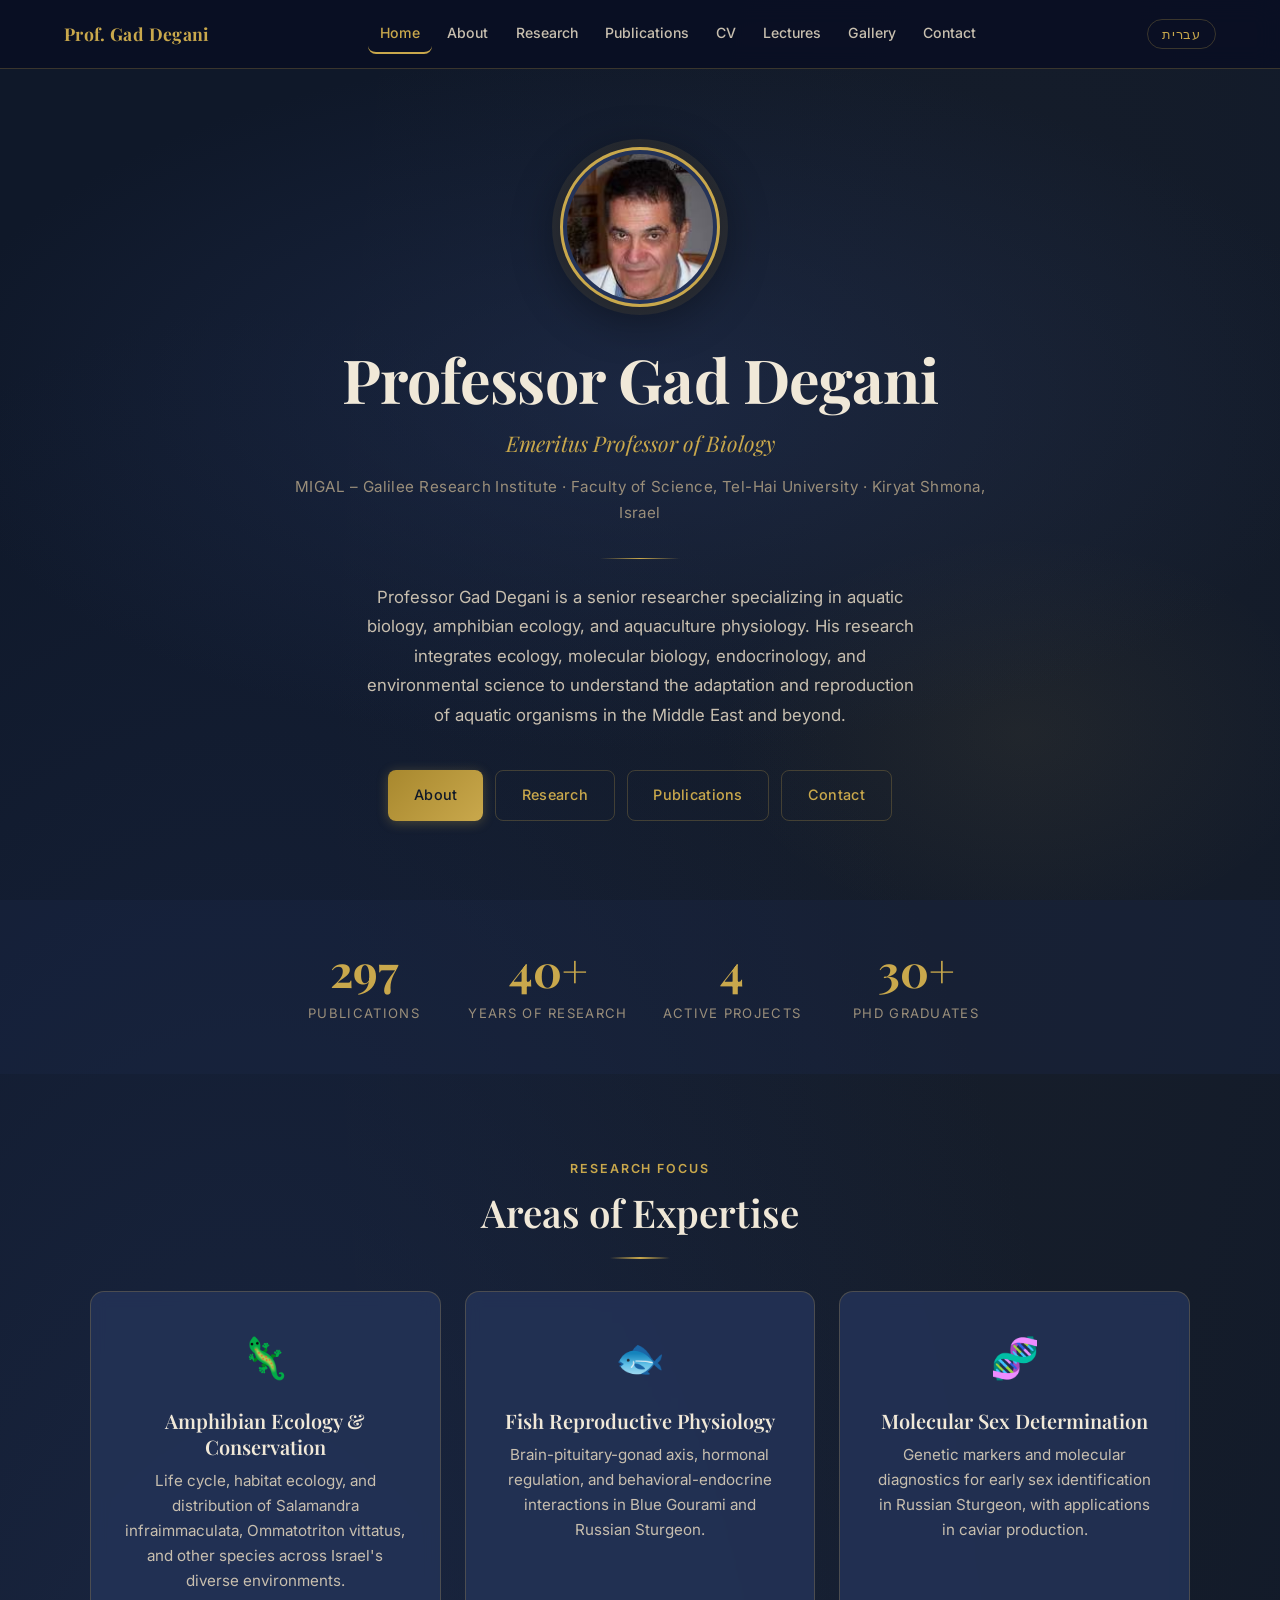
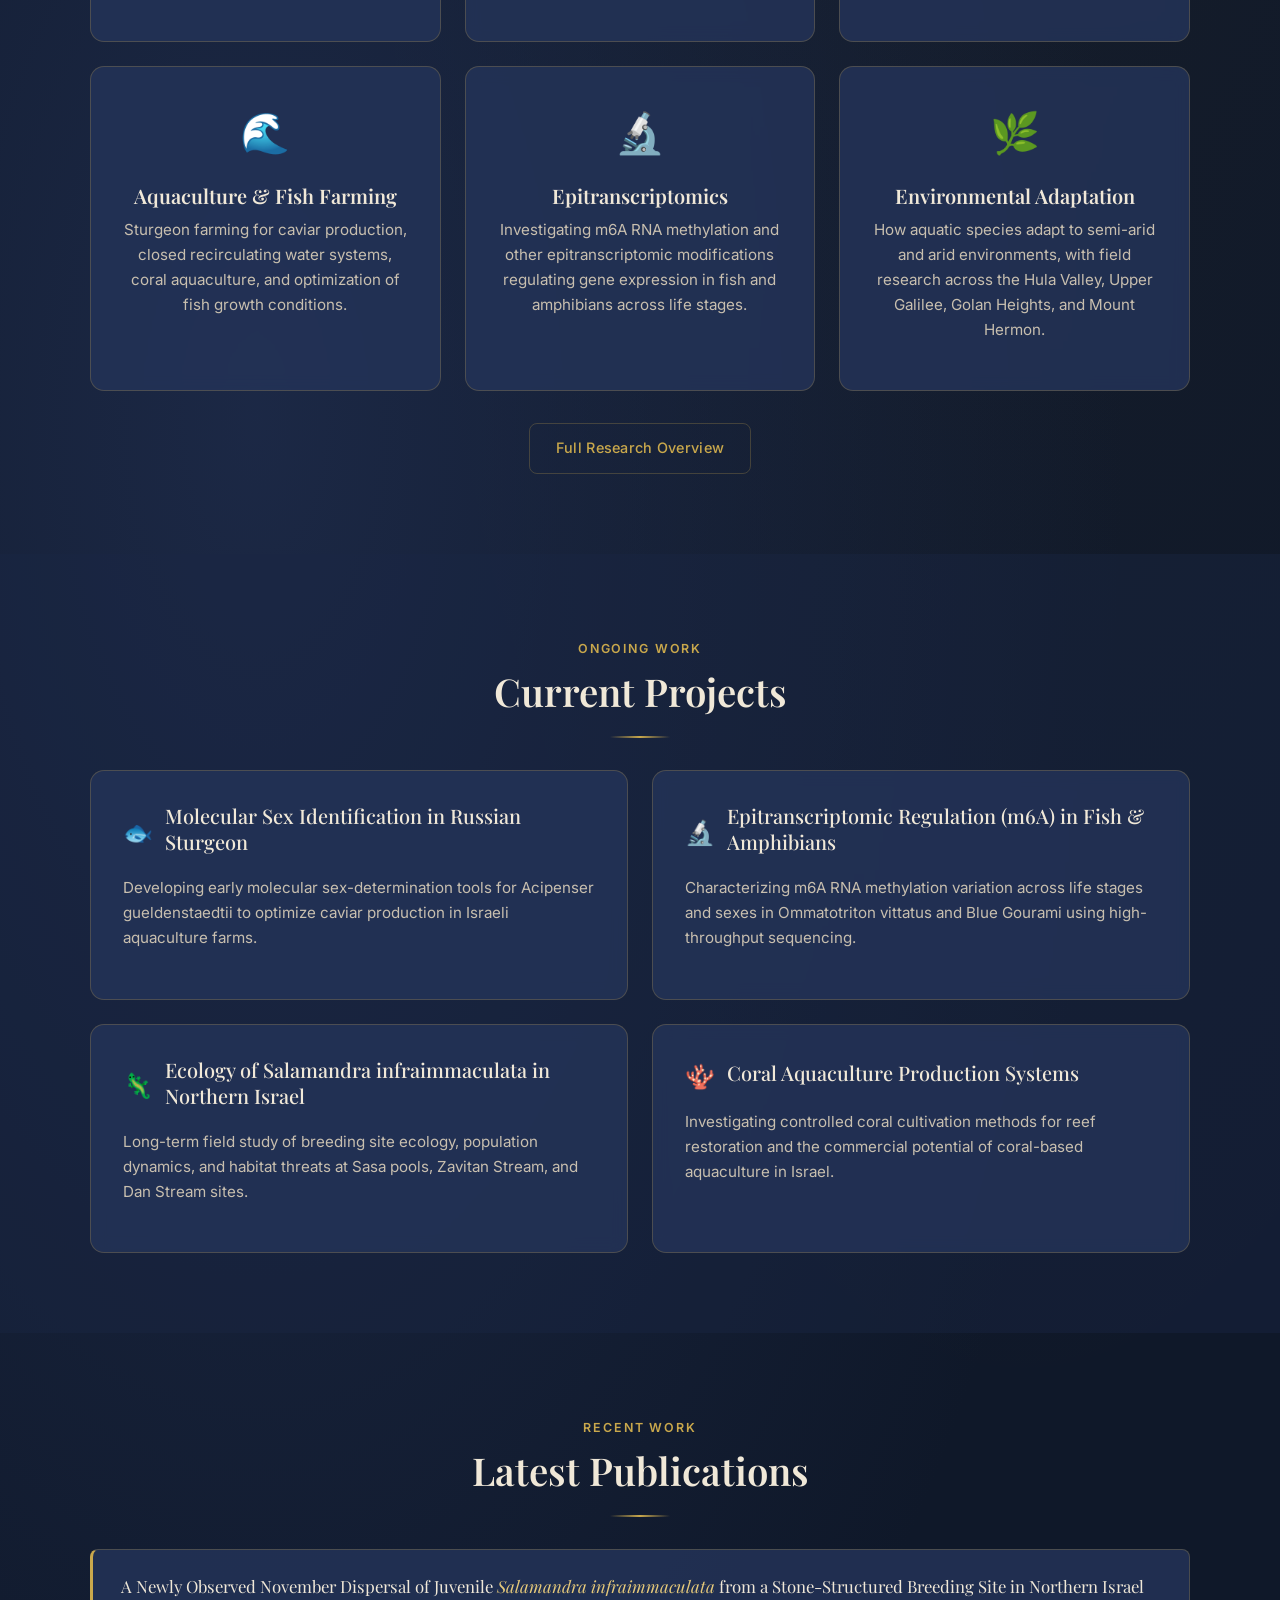
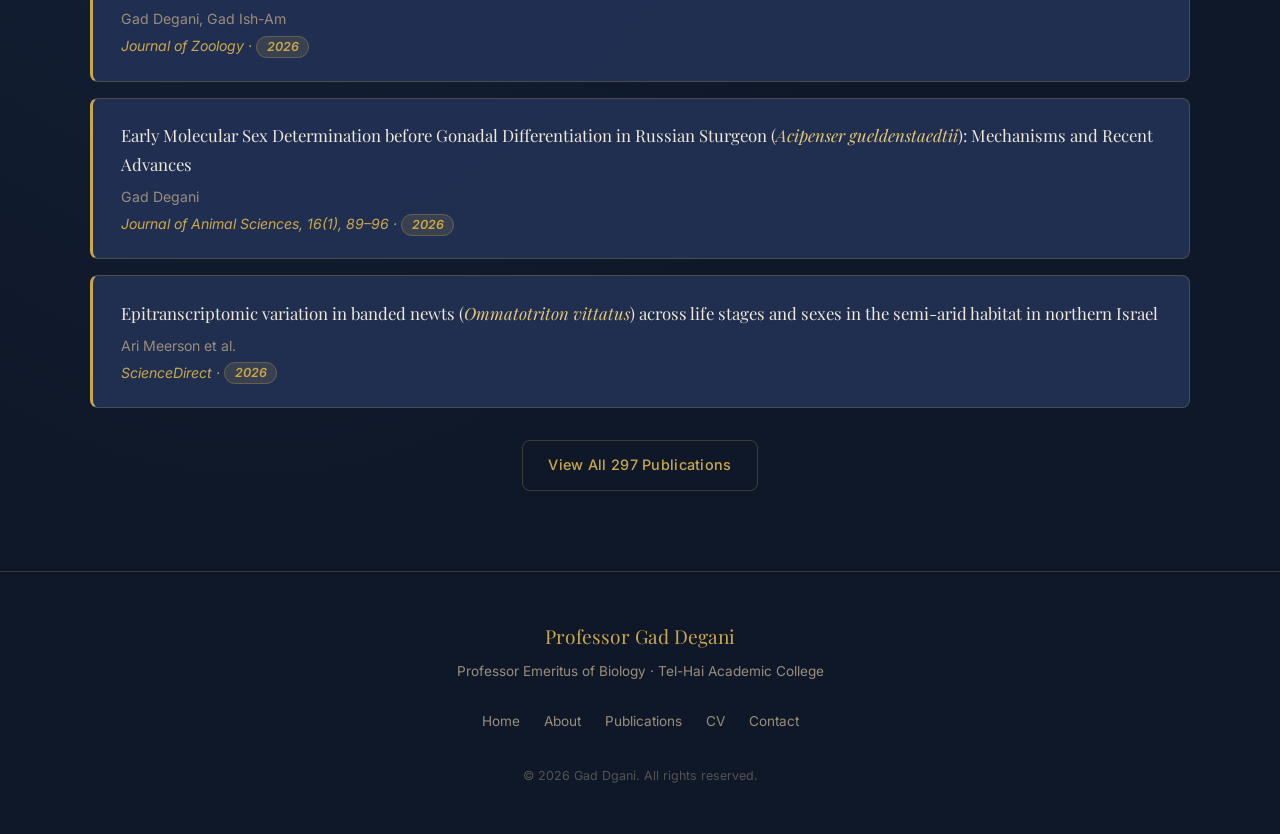
<file: index.html>
<!DOCTYPE html>
<html lang="en" dir="ltr">
<head>
  <meta charset="UTF-8" />
  <meta name="viewport" content="width=device-width, initial-scale=1.0" />
  <title>Professor Gad Degani – Aquaculture, Amphibian Biology and Molecular Ecology</title>
  <meta name="description" content="Professor Gad Degani – senior researcher specializing in aquatic biology, amphibian ecology, and aquaculture physiology at MIGAL and Tel-Hai University." />
  <link rel="stylesheet" href="css/style.css" />
  <link rel="preconnect" href="https://fonts.googleapis.com" />
  <link rel="preconnect" href="https://fonts.gstatic.com" crossorigin />
  <link href="https://fonts.googleapis.com/css2?family=Playfair+Display:ital,wght@0,400;0,600;0,700;1,400;1,600&family=Inter:wght@300;400;500;600&display=swap" rel="stylesheet" />
</head>
<body>

<div id="nav-placeholder"></div>

<div class="page-wrapper">

  <!-- ── Hero ─────────────────────── -->
  <section class="hero">
    <div class="hero-content">

      <div class="profile-photo-wrap">
        <img src="images/gad-degani.jpg" alt="Professor Gad Degani" />
      </div>

      <h1 class="hero-name"
          data-en="Professor Gad Degani"
          data-he="פרופסור גד דגני">
        Professor Gad Degani
      </h1>

      <p class="hero-title"
         data-en="Emeritus Professor of Biology"
         data-he="פרופסור אמריטוס לביולוגיה">
        Emeritus Professor of Biology
      </p>

      <p class="hero-institution"
         data-en="MIGAL – Galilee Research Institute · Faculty of Science, Tel-Hai University · Kiryat Shmona, Israel"
         data-he="מיגל – מכון המחקר לגליל · הפקולטה למדעים, אוניברסיטת תל-חי · קריית שמונה, ישראל">
        MIGAL – Galilee Research Institute · Faculty of Science, Tel-Hai University · Kiryat Shmona, Israel
      </p>

      <div class="hero-divider"></div>

      <p class="hero-bio"
         data-en="Professor Gad Degani is a senior researcher specializing in aquatic biology, amphibian ecology, and aquaculture physiology. His research integrates ecology, molecular biology, endocrinology, and environmental science to understand the adaptation and reproduction of aquatic organisms in the Middle East and beyond."
         data-he="פרופסור גד דגני הוא חוקר בכיר המתמחה בביולוגיה מימית, אקולוגיית דו-חיים ופיזיולוגיית אקוואקולטורה. מחקרו משלב אקולוגיה, ביולוגיה מולקולרית, אנדוקרינולוגיה ומדעי הסביבה להבנת ההסתגלות והרבייה של אורגניזמים מימיים במזרח התיכון ומעבר לו.">
        Professor Gad Degani is a senior researcher specializing in aquatic biology, amphibian ecology, and aquaculture physiology. His research integrates ecology, molecular biology, endocrinology, and environmental science to understand the adaptation and reproduction of aquatic organisms in the Middle East and beyond.
      </p>

      <div class="hero-buttons">
        <a href="pages/about.html"        class="btn btn-primary" data-en="About"        data-he="אודות">About</a>
        <a href="pages/research.html"     class="btn btn-outline" data-en="Research"     data-he="מחקר">Research</a>
        <a href="pages/publications.html" class="btn btn-outline" data-en="Publications" data-he="פרסומים">Publications</a>
        <a href="pages/contact.html"      class="btn btn-outline" data-en="Contact"      data-he="צור קשר">Contact</a>
      </div>
    </div>
  </section>

  <!-- ── Stats ─────────────────────── -->
  <div class="stats-row section-alt">
    <div class="stat-item">
      <span class="stat-number">297</span>
      <span class="stat-label" data-en="Publications" data-he="פרסומים">Publications</span>
    </div>
    <div class="stat-item">
      <span class="stat-number">40+</span>
      <span class="stat-label" data-en="Years of Research" data-he="שנות מחקר">Years of Research</span>
    </div>
    <div class="stat-item">
      <span class="stat-number">4</span>
      <span class="stat-label" data-en="Active Projects" data-he="פרויקטים פעילים">Active Projects</span>
    </div>
    <div class="stat-item">
      <span class="stat-number">30+</span>
      <span class="stat-label" data-en="PhD Graduates" data-he="בוגרי דוקטורט">PhD Graduates</span>
    </div>
  </div>

  <!-- ── Research Focus ─────────────── -->
  <section class="section">
    <div class="container">
      <div class="text-center mb-3">
        <span class="section-label" data-en="Research Focus" data-he="מוקד המחקר">Research Focus</span>
        <h2 class="section-title"
            data-en="Areas of Expertise"
            data-he="תחומי מומחיות">Areas of Expertise</h2>
        <div class="gold-divider"></div>
      </div>

      <div class="grid-3 mt-3">

        <div class="card text-center">
          <div style="font-size:2.5rem;margin-bottom:1rem">🦎</div>
          <h3 class="card-title"
              data-en="Amphibian Ecology &amp; Conservation"
              data-he="אקולוגיית דו-חיים ושימור">Amphibian Ecology &amp; Conservation</h3>
          <p class="card-text"
             data-en="Life cycle, habitat ecology, and distribution of Salamandra infraimmaculata, Ommatotriton vittatus, and other species across Israel's diverse environments."
             data-he="מחזור חיים, אקולוגיית בתי גידול ותפוצה של Salamandra infraimmaculata, Ommatotriton vittatus ומינים נוספים בסביבות המגוונות של ישראל.">
            Life cycle, habitat ecology, and distribution of Salamandra infraimmaculata, Ommatotriton vittatus, and other species across Israel's diverse environments.
          </p>
        </div>

        <div class="card text-center">
          <div style="font-size:2.5rem;margin-bottom:1rem">🐟</div>
          <h3 class="card-title"
              data-en="Fish Reproductive Physiology"
              data-he="פיזיולוגיית רבייה של דגים">Fish Reproductive Physiology</h3>
          <p class="card-text"
             data-en="Brain-pituitary-gonad axis, hormonal regulation, and behavioral-endocrine interactions in Blue Gourami and Russian Sturgeon."
             data-he="ציר מוח-בלוטת יותרת המוח-גונדה, ויסות הורמונלי ואינטראקציות התנהגותיות-אנדוקריניות בגורמי כחול ובחדקנון הרוסי.">
            Brain-pituitary-gonad axis, hormonal regulation, and behavioral-endocrine interactions in Blue Gourami and Russian Sturgeon.
          </p>
        </div>

        <div class="card text-center">
          <div style="font-size:2.5rem;margin-bottom:1rem">🧬</div>
          <h3 class="card-title"
              data-en="Molecular Sex Determination"
              data-he="קביעת מין מולקולרית">Molecular Sex Determination</h3>
          <p class="card-text"
             data-en="Genetic markers and molecular diagnostics for early sex identification in Russian Sturgeon, with applications in caviar production."
             data-he="סמנים גנטיים ואבחנה מולקולרית לזיהוי מין מוקדם בחדקנון הרוסי, עם יישומים בייצור קוויאר.">
            Genetic markers and molecular diagnostics for early sex identification in Russian Sturgeon, with applications in caviar production.
          </p>
        </div>

        <div class="card text-center">
          <div style="font-size:2.5rem;margin-bottom:1rem">🌊</div>
          <h3 class="card-title"
              data-en="Aquaculture &amp; Fish Farming"
              data-he="אקוואקולטורה וגידול דגים">Aquaculture &amp; Fish Farming</h3>
          <p class="card-text"
             data-en="Sturgeon farming for caviar production, closed recirculating water systems, coral aquaculture, and optimization of fish growth conditions."
             data-he="גידול חדקנון לייצור קוויאר, מערכות מים סגורות ומחזוריות, אקוואקולטורה של אלמוגים ואופטימיזציה של תנאי גדילת דגים.">
            Sturgeon farming for caviar production, closed recirculating water systems, coral aquaculture, and optimization of fish growth conditions.
          </p>
        </div>

        <div class="card text-center">
          <div style="font-size:2.5rem;margin-bottom:1rem">🔬</div>
          <h3 class="card-title"
              data-en="Epitranscriptomics"
              data-he="אפיטרנסקריפטומיקה">Epitranscriptomics</h3>
          <p class="card-text"
             data-en="Investigating m6A RNA methylation and other epitranscriptomic modifications regulating gene expression in fish and amphibians across life stages."
             data-he="חקר מתילציה של RNA (m6A) ושינויים אפיטרנסקריפטומיים אחרים המווסתים ביטוי גנים בדגים ובדו-חיים לאורך שלבי חיים.">
            Investigating m6A RNA methylation and other epitranscriptomic modifications regulating gene expression in fish and amphibians across life stages.
          </p>
        </div>

        <div class="card text-center">
          <div style="font-size:2.5rem;margin-bottom:1rem">🌿</div>
          <h3 class="card-title"
              data-en="Environmental Adaptation"
              data-he="הסתגלות סביבתית">Environmental Adaptation</h3>
          <p class="card-text"
             data-en="How aquatic species adapt to semi-arid and arid environments, with field research across the Hula Valley, Upper Galilee, Golan Heights, and Mount Hermon."
             data-he="כיצד מינים מימיים מסתגלים לסביבות חצי-יבשות ויבשות, עם מחקר שטח בעמק החולה, גליל עליון, רמת הגולן והר חרמון.">
            How aquatic species adapt to semi-arid and arid environments, with field research across the Hula Valley, Upper Galilee, Golan Heights, and Mount Hermon.
          </p>
        </div>

      </div>

      <div class="text-center mt-3">
        <a href="pages/research.html" class="btn btn-outline"
           data-en="Full Research Overview"
           data-he="סקירת מחקר מלאה">Full Research Overview</a>
      </div>
    </div>
  </section>

  <!-- ── Current Projects ───────────── -->
  <section class="section section-alt">
    <div class="container">
      <div class="text-center mb-3">
        <span class="section-label" data-en="Ongoing Work" data-he="עבודה שוטפת">Ongoing Work</span>
        <h2 class="section-title"
            data-en="Current Projects"
            data-he="פרויקטים נוכחיים">Current Projects</h2>
        <div class="gold-divider"></div>
      </div>

      <div class="grid-2 mt-3">
        <div class="card">
          <div style="display:flex;align-items:center;gap:0.75rem;margin-bottom:0.75rem">
            <span style="font-size:1.5rem">🐟</span>
            <h4 class="card-title"
                data-en="Molecular Sex Identification in Russian Sturgeon"
                data-he="זיהוי מין מולקולרי בחדקנון הרוסי">Molecular Sex Identification in Russian Sturgeon</h4>
          </div>
          <p class="card-text"
             data-en="Developing early molecular sex-determination tools for Acipenser gueldenstaedtii to optimize caviar production in Israeli aquaculture farms."
             data-he="פיתוח כלים מולקולריים לקביעת מין מוקדמת עבור Acipenser gueldenstaedtii לאופטימיזציה של ייצור קוויאר בחוות אקוואקולטורה ישראליות.">
            Developing early molecular sex-determination tools for Acipenser gueldenstaedtii to optimize caviar production in Israeli aquaculture farms.
          </p>
        </div>

        <div class="card">
          <div style="display:flex;align-items:center;gap:0.75rem;margin-bottom:0.75rem">
            <span style="font-size:1.5rem">🔬</span>
            <h4 class="card-title"
                data-en="Epitranscriptomic Regulation (m6A) in Fish &amp; Amphibians"
                data-he="ויסות אפיטרנסקריפטומי (m6A) בדגים ובדו-חיים">Epitranscriptomic Regulation (m6A) in Fish &amp; Amphibians</h4>
          </div>
          <p class="card-text"
             data-en="Characterizing m6A RNA methylation variation across life stages and sexes in Ommatotriton vittatus and Blue Gourami using high-throughput sequencing."
             data-he="אפיון וריאציית מתילציית RNA m6A לאורך שלבי חיים ובין המינים ב-Ommatotriton vittatus ובגורמי הכחול באמצעות ריצוף תפוקה גבוהה.">
            Characterizing m6A RNA methylation variation across life stages and sexes in Ommatotriton vittatus and Blue Gourami using high-throughput sequencing.
          </p>
        </div>

        <div class="card">
          <div style="display:flex;align-items:center;gap:0.75rem;margin-bottom:0.75rem">
            <span style="font-size:1.5rem">🦎</span>
            <h4 class="card-title"
                data-en="Ecology of Salamandra infraimmaculata in Northern Israel"
                data-he="אקולוגיה של Salamandra infraimmaculata בצפון ישראל">Ecology of Salamandra infraimmaculata in Northern Israel</h4>
          </div>
          <p class="card-text"
             data-en="Long-term field study of breeding site ecology, population dynamics, and habitat threats at Sasa pools, Zavitan Stream, and Dan Stream sites."
             data-he="מחקר שטח ארוך-טווח של אקולוגיית אתרי רבייה, דינמיקת אוכלוסיות ואיומים על בית הגידול בבריכות שסא, נחל זוויתן ואתרי נחל דן.">
            Long-term field study of breeding site ecology, population dynamics, and habitat threats at Sasa pools, Zavitan Stream, and Dan Stream sites.
          </p>
        </div>

        <div class="card">
          <div style="display:flex;align-items:center;gap:0.75rem;margin-bottom:0.75rem">
            <span style="font-size:1.5rem">🪸</span>
            <h4 class="card-title"
                data-en="Coral Aquaculture Production Systems"
                data-he="מערכות ייצור אקוואקולטורה של אלמוגים">Coral Aquaculture Production Systems</h4>
          </div>
          <p class="card-text"
             data-en="Investigating controlled coral cultivation methods for reef restoration and the commercial potential of coral-based aquaculture in Israel."
             data-he="חקר שיטות גידול אלמוגים מבוקר לשיקום שוניות ופוטנציאל מסחרי של אקוואקולטורה מבוססת אלמוגים בישראל.">
            Investigating controlled coral cultivation methods for reef restoration and the commercial potential of coral-based aquaculture in Israel.
          </p>
        </div>
      </div>
    </div>
  </section>

  <!-- ── Latest Publications ─────── -->
  <section class="section">
    <div class="container">
      <div class="text-center mb-3">
        <span class="section-label" data-en="Recent Work" data-he="עבודה עדכנית">Recent Work</span>
        <h2 class="section-title"
            data-en="Latest Publications"
            data-he="פרסומים אחרונים">Latest Publications</h2>
        <div class="gold-divider"></div>
      </div>

      <div class="pub-list-cards" style="display:flex;flex-direction:column;gap:1rem">

        <div class="pub-card" style="background:var(--card-bg);border:1px solid var(--border);border-left:3px solid var(--gold);border-radius:var(--radius);padding:1.4rem 1.75rem">
          <span style="font-family:'Playfair Display',serif;font-size:1.05rem;color:var(--cream)">
            A Newly Observed November Dispersal of Juvenile <em>Salamandra infraimmaculata</em> from a Stone-Structured Breeding Site in Northern Israel
          </span>
          <div style="font-size:0.88rem;color:var(--text-muted);margin-top:0.35rem">Gad Degani, Gad Ish-Am</div>
          <div style="font-size:0.88rem;color:var(--gold);font-style:italic;margin-top:0.2rem">Journal of Zoology · <span class="pub-year">2026</span></div>
        </div>

        <div class="pub-card" style="background:var(--card-bg);border:1px solid var(--border);border-left:3px solid var(--gold);border-radius:var(--radius);padding:1.4rem 1.75rem">
          <span style="font-family:'Playfair Display',serif;font-size:1.05rem;color:var(--cream)">
            Early Molecular Sex Determination before Gonadal Differentiation in Russian Sturgeon (<em>Acipenser gueldenstaedtii</em>): Mechanisms and Recent Advances
          </span>
          <div style="font-size:0.88rem;color:var(--text-muted);margin-top:0.35rem">Gad Degani</div>
          <div style="font-size:0.88rem;color:var(--gold);font-style:italic;margin-top:0.2rem">Journal of Animal Sciences, 16(1), 89–96 · <span class="pub-year">2026</span></div>
        </div>

        <div class="pub-card" style="background:var(--card-bg);border:1px solid var(--border);border-left:3px solid var(--gold);border-radius:var(--radius);padding:1.4rem 1.75rem">
          <span style="font-family:'Playfair Display',serif;font-size:1.05rem;color:var(--cream)">
            Epitranscriptomic variation in banded newts (<em>Ommatotriton vittatus</em>) across life stages and sexes in the semi-arid habitat in northern Israel
          </span>
          <div style="font-size:0.88rem;color:var(--text-muted);margin-top:0.35rem">Ari Meerson et al.</div>
          <div style="font-size:0.88rem;color:var(--gold);font-style:italic;margin-top:0.2rem">ScienceDirect · <span class="pub-year">2026</span></div>
        </div>

      </div>

      <div class="text-center mt-3">
        <a href="pages/publications.html" class="btn btn-outline"
           data-en="View All 297 Publications"
           data-he="לכל 297 הפרסומים">View All 297 Publications</a>
      </div>
    </div>
  </section>

</div>

<div id="footer-placeholder"></div>
<script src="js/main.js"></script>
</body>
</html>
</file>
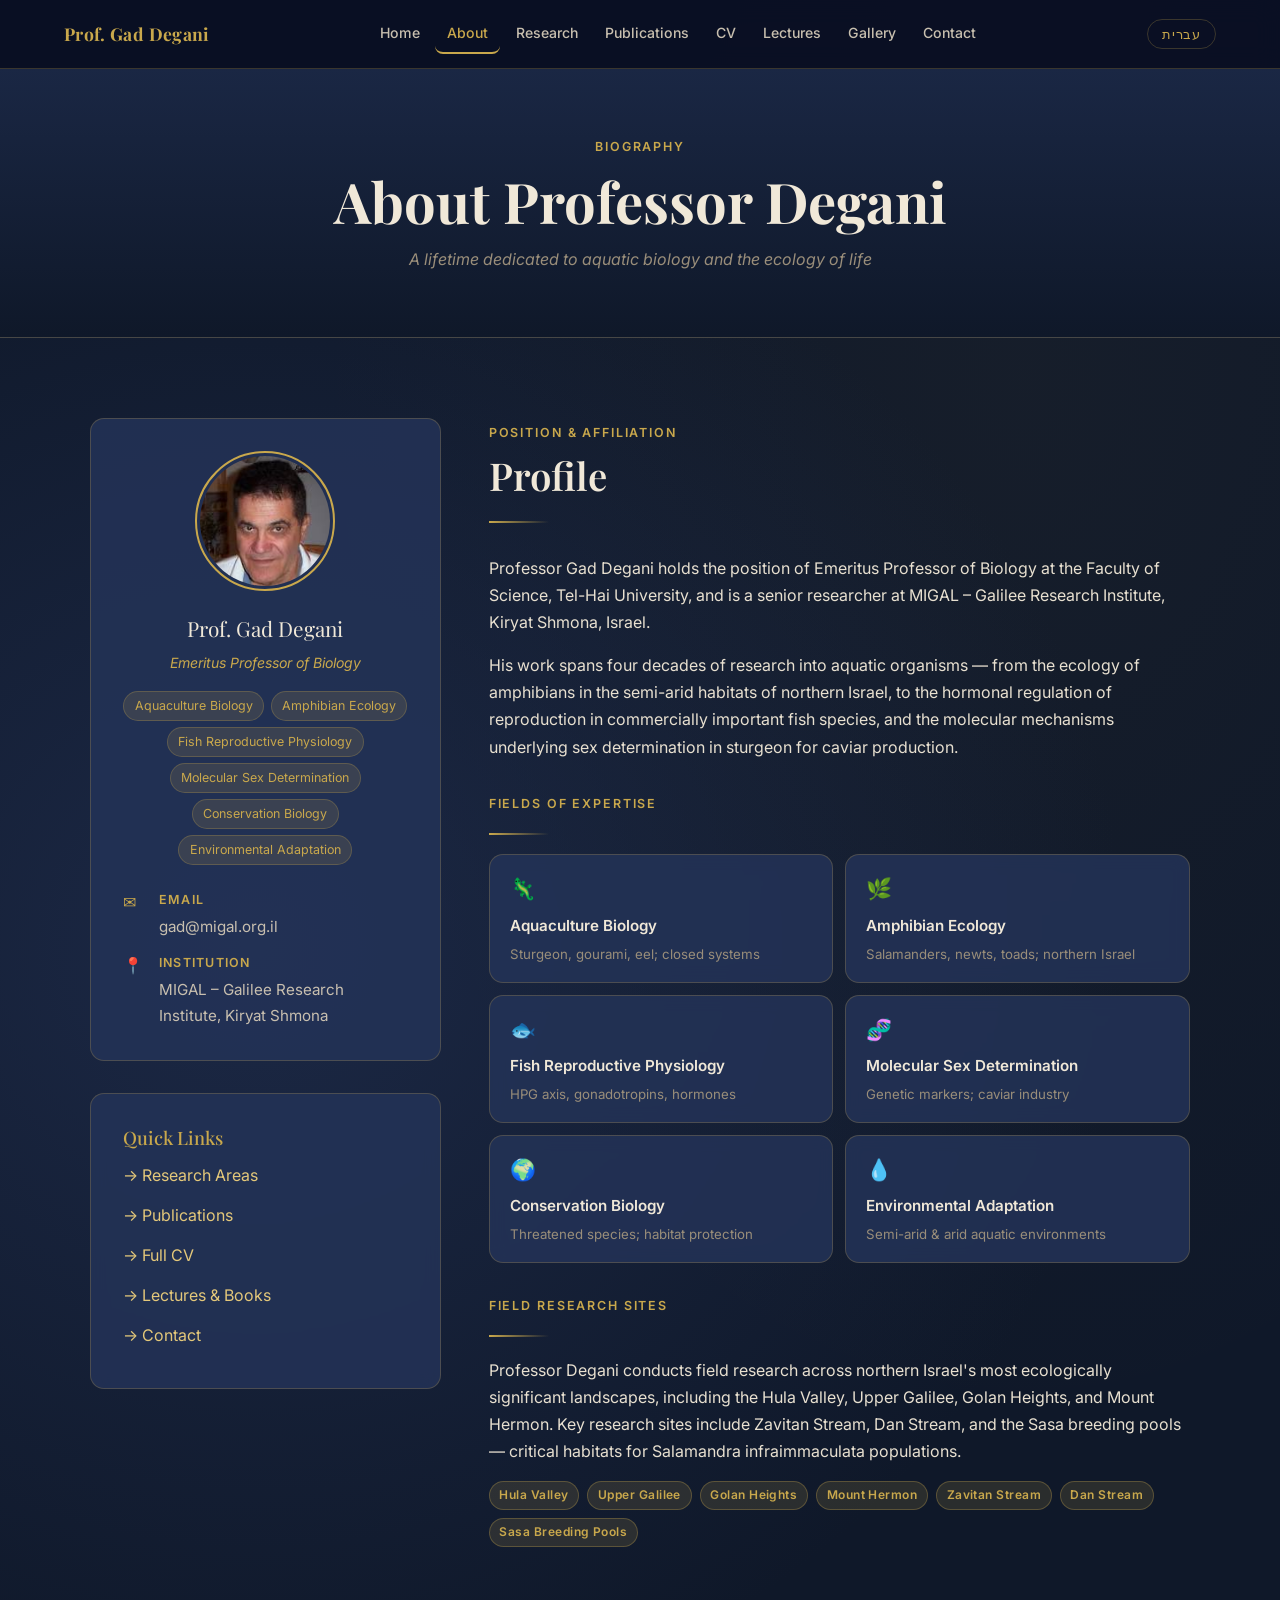
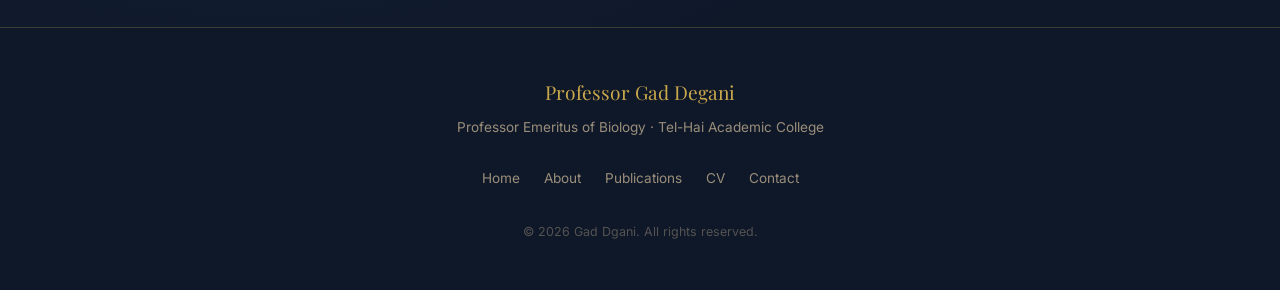
<file: pages/about.html>
<!DOCTYPE html>
<html lang="en" dir="ltr">
<head>
  <meta charset="UTF-8" />
  <meta name="viewport" content="width=device-width, initial-scale=1.0" />
  <title>About — Professor Gad Degani</title>
  <meta name="description" content="About Professor Gad Degani — Emeritus Professor of Biology at MIGAL and Tel-Hai University." />
  <link rel="stylesheet" href="../css/style.css" />
  <link rel="preconnect" href="https://fonts.googleapis.com" />
  <link rel="preconnect" href="https://fonts.gstatic.com" crossorigin />
  <link href="https://fonts.googleapis.com/css2?family=Playfair+Display:ital,wght@0,400;0,600;0,700;1,400;1,600&family=Inter:wght@300;400;500;600&display=swap" rel="stylesheet" />
</head>
<body>

<div id="nav-placeholder"></div>

<div class="page-wrapper">

  <div class="page-header">
    <span class="section-label" data-en="Biography" data-he="ביוגרפיה">Biography</span>
    <h1 class="page-title"
        data-en="About Professor Degani"
        data-he="אודות פרופסור דגני">About Professor Degani</h1>
    <p class="page-subtitle"
       data-en="A lifetime dedicated to aquatic biology and the ecology of life"
       data-he="חיים המוקדשים לביולוגיה מימית ואקולוגיית החיים">
      A lifetime dedicated to aquatic biology and the ecology of life
    </p>
  </div>

  <section class="section">
    <div class="container">
      <div class="about-grid">

        <!-- Sidebar -->
        <div>
          <div class="about-sidebar-card">
            <div class="about-photo">
              <img src="../images/gad-degani.jpg" alt="Professor Gad Degani" />
            </div>
            <div class="about-name" data-en="Prof. Gad Degani" data-he="פרופ׳ גד דגני">Prof. Gad Degani</div>
            <div class="about-role"
                 data-en="Emeritus Professor of Biology"
                 data-he="פרופסור אמריטוס לביולוגיה">Emeritus Professor of Biology</div>
            <div class="about-tags">
              <span class="about-tag" data-en="Aquaculture Biology"            data-he="ביולוגיה של אקוואקולטורה">Aquaculture Biology</span>
              <span class="about-tag" data-en="Amphibian Ecology"              data-he="אקולוגיית דו-חיים">Amphibian Ecology</span>
              <span class="about-tag" data-en="Fish Reproductive Physiology"   data-he="פיזיולוגיית רבייה של דגים">Fish Reproductive Physiology</span>
              <span class="about-tag" data-en="Molecular Sex Determination"    data-he="קביעת מין מולקולרית">Molecular Sex Determination</span>
              <span class="about-tag" data-en="Conservation Biology"           data-he="ביולוגיה של שימור">Conservation Biology</span>
              <span class="about-tag" data-en="Environmental Adaptation"       data-he="הסתגלות סביבתית">Environmental Adaptation</span>
            </div>

            <div style="margin-top:1.5rem;text-align:left">
              <div class="contact-info-item" style="margin-bottom:0.75rem">
                <div style="color:var(--gold);min-width:20px;font-size:1rem">✉</div>
                <div>
                  <div class="contact-label" data-en="Email" data-he="דוא&quot;ל">Email</div>
                  <a class="contact-value" href="mailto:gad@migal.org.il">gad@migal.org.il</a>
                </div>
              </div>
              <div class="contact-info-item" style="margin-bottom:0">
                <div style="color:var(--gold);min-width:20px;font-size:1rem">📍</div>
                <div>
                  <div class="contact-label" data-en="Institution" data-he="מוסד">Institution</div>
                  <div class="contact-value"
                       data-en="MIGAL – Galilee Research Institute, Kiryat Shmona"
                       data-he="מיגל – מכון המחקר לגליל, קריית שמונה">
                    MIGAL – Galilee Research Institute, Kiryat Shmona
                  </div>
                </div>
              </div>
            </div>
          </div>

          <div class="card mt-3">
            <h4 style="margin-bottom:0.75rem;color:var(--gold)"
                data-en="Quick Links" data-he="קישורים מהירים">Quick Links</h4>
            <ul style="list-style:none;padding:0;margin:0;display:flex;flex-direction:column;gap:0.4rem">
              <li><a href="research.html"     data-en="→ Research Areas"   data-he="→ תחומי מחקר">→ Research Areas</a></li>
              <li><a href="publications.html" data-en="→ Publications"     data-he="→ פרסומים">→ Publications</a></li>
              <li><a href="cv.html"           data-en="→ Full CV"          data-he="→ קורות חיים מלאים">→ Full CV</a></li>
              <li><a href="lectures.html"     data-en="→ Lectures &amp; Books" data-he="→ הרצאות וספרים">→ Lectures &amp; Books</a></li>
              <li><a href="contact.html"      data-en="→ Contact"          data-he="→ צור קשר">→ Contact</a></li>
            </ul>
          </div>
        </div>

        <!-- Main content -->
        <div>
          <span class="section-label"
                data-en="Position &amp; Affiliation"
                data-he="תפקיד ושיוך מוסדי">Position &amp; Affiliation</span>
          <h2 class="section-title"
              data-en="Profile"
              data-he="פרופיל">Profile</h2>
          <div class="gold-divider left"></div>

          <div class="mt-3">
            <p data-en="Professor Gad Degani holds the position of Emeritus Professor of Biology at the Faculty of Science, Tel-Hai University, and is a senior researcher at MIGAL – Galilee Research Institute, Kiryat Shmona, Israel."
               data-he="פרופסור גד דגני מכהן כפרופסור אמריטוס לביולוגיה בפקולטה למדעים באוניברסיטת תל-חי, ומשמש חוקר בכיר במיגל – מכון המחקר לגליל, קריית שמונה, ישראל.">
              Professor Gad Degani holds the position of Emeritus Professor of Biology at the Faculty of Science, Tel-Hai University, and is a senior researcher at MIGAL – Galilee Research Institute, Kiryat Shmona, Israel.
            </p>
            <p data-en="His work spans four decades of research into aquatic organisms — from the ecology of amphibians in the semi-arid habitats of northern Israel, to the hormonal regulation of reproduction in commercially important fish species, and the molecular mechanisms underlying sex determination in sturgeon for caviar production."
               data-he="עבודתו מתפרשת על פני ארבעה עשורים של מחקר באורגניזמים מימיים — מאקולוגיה של דו-חיים בבתי גידול חצי-יבשים בצפון ישראל, דרך ויסות הורמונלי של רבייה במינים חשובים כלכלית, ועד המנגנונים המולקולריים של קביעת מין בחדקנון לייצור קוויאר.">
              His work spans four decades of research into aquatic organisms — from the ecology of amphibians in the semi-arid habitats of northern Israel, to the hormonal regulation of reproduction in commercially important fish species, and the molecular mechanisms underlying sex determination in sturgeon for caviar production.
            </p>
          </div>

          <span class="section-label mt-3" style="display:block;margin-top:2rem"
                data-en="Fields of Expertise"
                data-he="תחומי מומחיות">Fields of Expertise</span>
          <div class="gold-divider left"></div>

          <div class="grid-2 mt-2" style="gap:0.75rem">
            <div class="card" style="padding:1rem 1.25rem">
              <div style="font-size:1.3rem;margin-bottom:0.4rem">🦎</div>
              <div style="font-weight:600;color:var(--cream);font-size:0.95rem;margin-bottom:0.25rem"
                   data-en="Aquaculture Biology"
                   data-he="ביולוגיה של אקוואקולטורה">Aquaculture Biology</div>
              <div style="font-size:0.83rem;color:var(--text-muted)"
                   data-en="Sturgeon, gourami, eel; closed systems"
                   data-he="חדקנון, גורמי, צלופח; מערכות סגורות">Sturgeon, gourami, eel; closed systems</div>
            </div>
            <div class="card" style="padding:1rem 1.25rem">
              <div style="font-size:1.3rem;margin-bottom:0.4rem">🌿</div>
              <div style="font-weight:600;color:var(--cream);font-size:0.95rem;margin-bottom:0.25rem"
                   data-en="Amphibian Ecology"
                   data-he="אקולוגיית דו-חיים">Amphibian Ecology</div>
              <div style="font-size:0.83rem;color:var(--text-muted)"
                   data-en="Salamanders, newts, toads; northern Israel"
                   data-he="סלמנדרות, טריטונים, קרפדות; צפון ישראל">Salamanders, newts, toads; northern Israel</div>
            </div>
            <div class="card" style="padding:1rem 1.25rem">
              <div style="font-size:1.3rem;margin-bottom:0.4rem">🐟</div>
              <div style="font-weight:600;color:var(--cream);font-size:0.95rem;margin-bottom:0.25rem"
                   data-en="Fish Reproductive Physiology"
                   data-he="פיזיולוגיית רבייה של דגים">Fish Reproductive Physiology</div>
              <div style="font-size:0.83rem;color:var(--text-muted)"
                   data-en="HPG axis, gonadotropins, hormones"
                   data-he="ציר HPG, גונדוטרופינים, הורמונים">HPG axis, gonadotropins, hormones</div>
            </div>
            <div class="card" style="padding:1rem 1.25rem">
              <div style="font-size:1.3rem;margin-bottom:0.4rem">🧬</div>
              <div style="font-weight:600;color:var(--cream);font-size:0.95rem;margin-bottom:0.25rem"
                   data-en="Molecular Sex Determination"
                   data-he="קביעת מין מולקולרית">Molecular Sex Determination</div>
              <div style="font-size:0.83rem;color:var(--text-muted)"
                   data-en="Genetic markers; caviar industry"
                   data-he="סמנים גנטיים; תעשיית קוויאר">Genetic markers; caviar industry</div>
            </div>
            <div class="card" style="padding:1rem 1.25rem">
              <div style="font-size:1.3rem;margin-bottom:0.4rem">🌍</div>
              <div style="font-weight:600;color:var(--cream);font-size:0.95rem;margin-bottom:0.25rem"
                   data-en="Conservation Biology"
                   data-he="ביולוגיה של שימור">Conservation Biology</div>
              <div style="font-size:0.83rem;color:var(--text-muted)"
                   data-en="Threatened species; habitat protection"
                   data-he="מינים בסכנה; הגנת בית גידול">Threatened species; habitat protection</div>
            </div>
            <div class="card" style="padding:1rem 1.25rem">
              <div style="font-size:1.3rem;margin-bottom:0.4rem">💧</div>
              <div style="font-weight:600;color:var(--cream);font-size:0.95rem;margin-bottom:0.25rem"
                   data-en="Environmental Adaptation"
                   data-he="הסתגלות סביבתית">Environmental Adaptation</div>
              <div style="font-size:0.83rem;color:var(--text-muted)"
                   data-en="Semi-arid & arid aquatic environments"
                   data-he="סביבות מימיות חצי-יבשות ויבשות">Semi-arid & arid aquatic environments</div>
            </div>
          </div>

          <span class="section-label mt-3" style="display:block;margin-top:2rem"
                data-en="Field Research Sites"
                data-he="אתרי מחקר שטח">Field Research Sites</span>
          <div class="gold-divider left"></div>

          <div class="mt-2">
            <p data-en="Professor Degani conducts field research across northern Israel's most ecologically significant landscapes, including the Hula Valley, Upper Galilee, Golan Heights, and Mount Hermon. Key research sites include Zavitan Stream, Dan Stream, and the Sasa breeding pools — critical habitats for Salamandra infraimmaculata populations."
               data-he="פרופסור דגני מבצע מחקר שטח בנופים האקולוגיים המשמעותיים ביותר בצפון ישראל, כולל עמק החולה, גליל עליון, רמת הגולן והר חרמון. אתרי מחקר מרכזיים כוללים נחל זוויתן, נחל דן ובריכות שסא — בתי גידול קריטיים לאוכלוסיות Salamandra infraimmaculata.">
              Professor Degani conducts field research across northern Israel's most ecologically significant landscapes, including the Hula Valley, Upper Galilee, Golan Heights, and Mount Hermon. Key research sites include Zavitan Stream, Dan Stream, and the Sasa breeding pools — critical habitats for Salamandra infraimmaculata populations.
            </p>

            <div style="display:flex;flex-wrap:wrap;gap:0.5rem;margin-top:0.75rem">
              <span class="badge" data-en="Hula Valley"         data-he="עמק החולה">Hula Valley</span>
              <span class="badge" data-en="Upper Galilee"       data-he="גליל עליון">Upper Galilee</span>
              <span class="badge" data-en="Golan Heights"       data-he="רמת הגולן">Golan Heights</span>
              <span class="badge" data-en="Mount Hermon"        data-he="הר חרמון">Mount Hermon</span>
              <span class="badge" data-en="Zavitan Stream"      data-he="נחל זוויתן">Zavitan Stream</span>
              <span class="badge" data-en="Dan Stream"          data-he="נחל דן">Dan Stream</span>
              <span class="badge" data-en="Sasa Breeding Pools" data-he="בריכות שסא">Sasa Breeding Pools</span>
            </div>
          </div>
        </div>
      </div>
    </div>
  </section>

</div>

<div id="footer-placeholder"></div>
<script src="../js/main.js"></script>
</body>
</html>
</file>
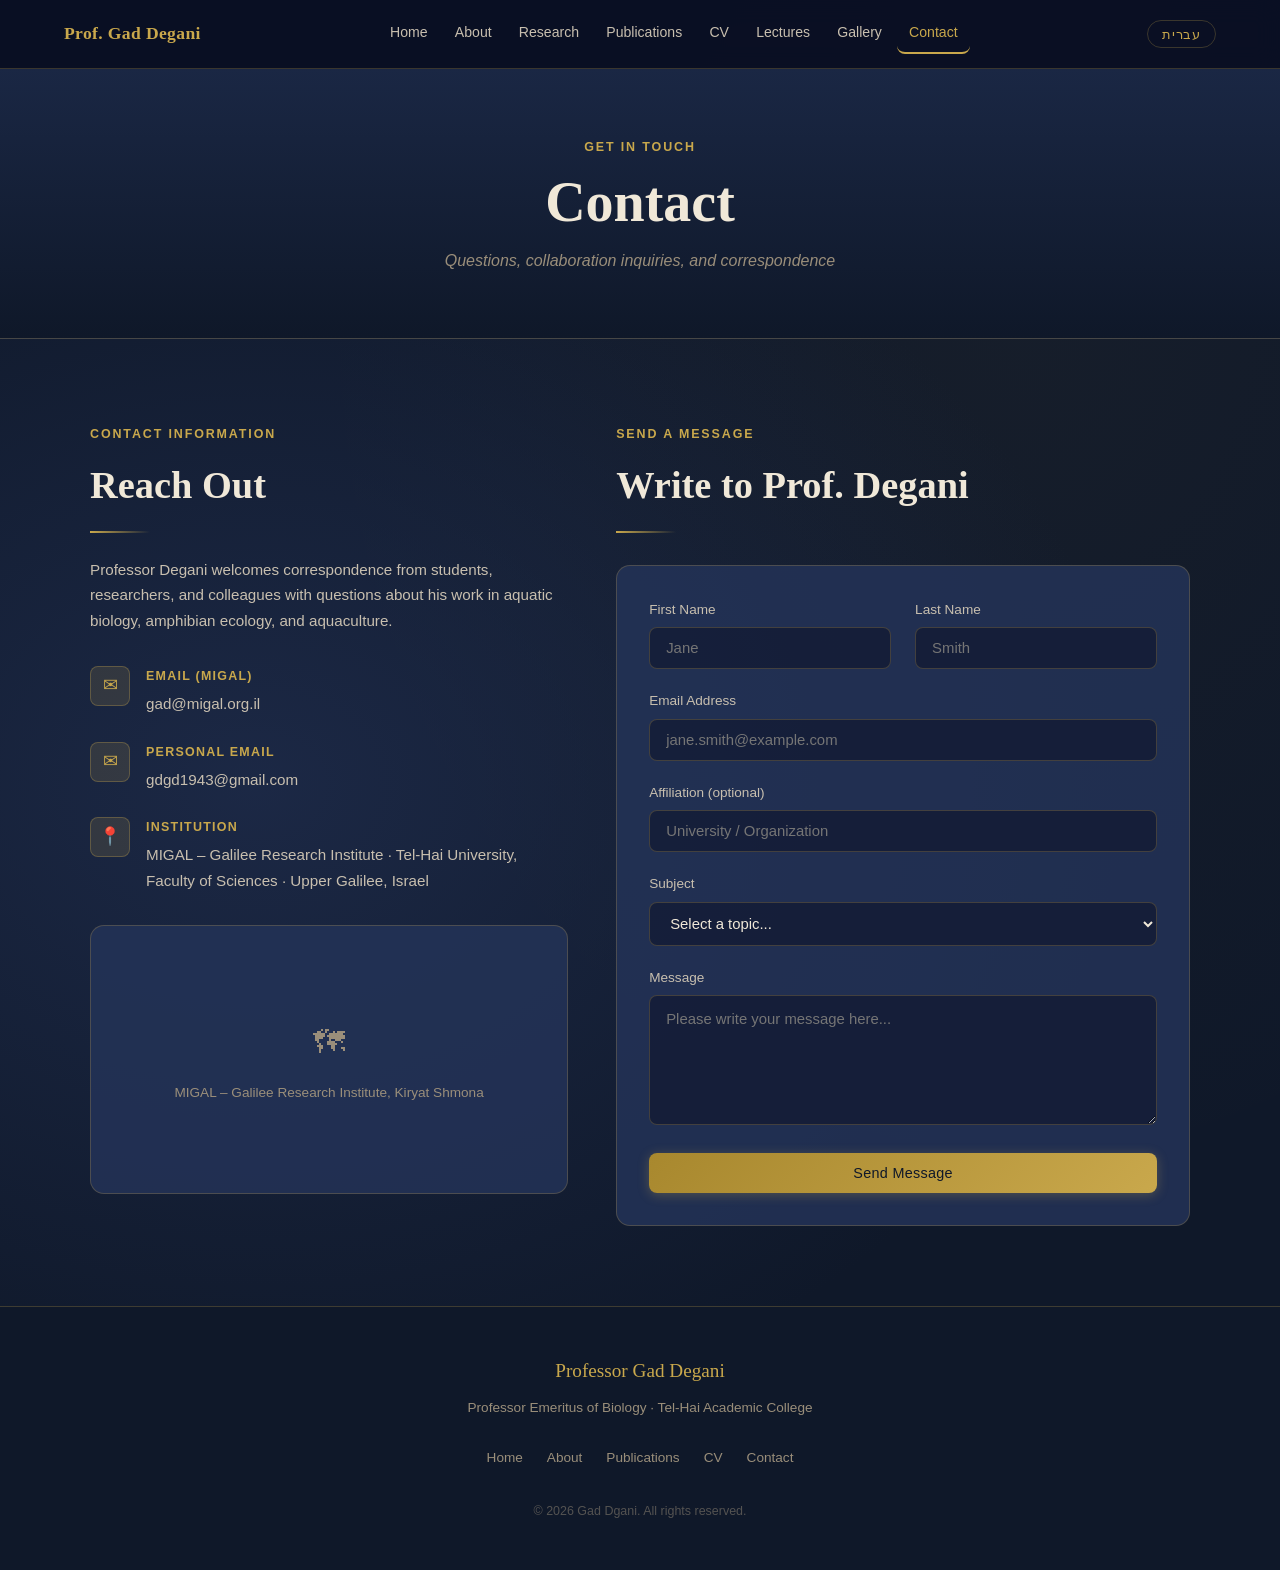
<file: pages/contact.html>
<!DOCTYPE html>
<html lang="en" dir="ltr">
<head>
  <meta charset="UTF-8" />
  <meta name="viewport" content="width=device-width, initial-scale=1.0" />
  <title>Contact — Professor Gad Degani</title>
  <meta name="description" content="Contact Professor Gad Degani, Emeritus Professor of Biology at MIGAL – Galilee Research Institute and Tel-Hai University." />
  <link rel="stylesheet" href="../css/style.css" />
  <link rel="preconnect" href="https://fonts.googleapis.com" />
  <link rel="preconnect" href="https://fonts.gstatic.com" crossorigin />
</head>
<body>

<div id="nav-placeholder"></div>

<div class="page-wrapper">

  <div class="page-header">
    <span class="section-label" data-en="Get in Touch" data-he="ליצירת קשר">Get in Touch</span>
    <h1 class="page-title" data-en="Contact" data-he="צור קשר">Contact</h1>
    <p class="page-subtitle"
       data-en="Questions, collaboration inquiries, and correspondence"
       data-he="שאלות, פניות לשיתוף פעולה ותכתובת">
      Questions, collaboration inquiries, and correspondence
    </p>
  </div>

  <section class="section">
    <div class="container">
      <div class="contact-grid">

        <!-- Contact Info -->
        <div>
          <span class="section-label" data-en="Contact Information" data-he="פרטי יצירת קשר">Contact Information</span>
          <h2 class="section-title mt-1" data-en="Reach Out" data-he="פנה אלינו">Reach Out</h2>
          <div class="gold-divider left"></div>

          <p style="color:var(--cream-dim);font-size:0.95rem;margin:1.5rem 0 2rem;line-height:1.7"
             data-en="Professor Degani welcomes correspondence from students, researchers, and colleagues with questions about his work in aquatic biology, amphibian ecology, and aquaculture."
             data-he="פרופסור דגני מברך על פניות מסטודנטים, חוקרים ועמיתים עם שאלות על עבודתו בביולוגיה מימית, אקולוגיית דו-חיים ואקוואקולטורה.">
            Professor Degani welcomes correspondence from students, researchers, and colleagues with questions about his work in aquatic biology, amphibian ecology, and aquaculture.
          </p>

          <div class="contact-info-item">
            <div class="contact-icon">✉</div>
            <div>
              <div class="contact-label" data-en="Email (MIGAL)" data-he="דוא&quot;ל (מיגל)">Email (MIGAL)</div>
              <a class="contact-value" href="mailto:gad@migal.org.il">gad@migal.org.il</a>
            </div>
          </div>

          <div class="contact-info-item">
            <div class="contact-icon">✉</div>
            <div>
              <div class="contact-label" data-en="Personal Email" data-he="דוא&quot;ל אישי">Personal Email</div>
              <a class="contact-value" href="mailto:gdgd1943@gmail.com">gdgd1943@gmail.com</a>
            </div>
          </div>

          <div class="contact-info-item">
            <div class="contact-icon">📍</div>
            <div>
              <div class="contact-label" data-en="Institution" data-he="מוסד">Institution</div>
              <div class="contact-value"
                   data-en="MIGAL – Galilee Research Institute · Tel-Hai University, Faculty of Sciences · Upper Galilee, Israel"
                   data-he="מיגל – מכון המחקר לגליל · אוניברסיטת תל-חי, הפקולטה למדעים · גליל עליון, ישראל">
                MIGAL – Galilee Research Institute<br>
                Tel-Hai University, Faculty of Sciences<br>
                Upper Galilee, Israel
              </div>
            </div>
          </div>

          <!-- Map placeholder -->
          <div style="margin-top:2rem;background:var(--card-bg);border:1px solid var(--border);border-radius:var(--radius-lg);aspect-ratio:16/9;display:flex;flex-direction:column;align-items:center;justify-content:center;gap:0.75rem;color:var(--text-muted)">
            <span style="font-size:2rem">🗺</span>
            <span style="font-size:0.85rem;text-align:center;padding:0 1rem"
                  data-en="MIGAL – Galilee Research Institute, Kiryat Shmona"
                  data-he="מיגל – מכון המחקר לגליל, קריית שמונה">
              MIGAL – Galilee Research Institute, Kiryat Shmona
            </span>
          </div>
        </div>

        <!-- Contact Form -->
        <div>
          <span class="section-label" data-en="Send a Message" data-he="שלח הודעה">Send a Message</span>
          <h2 class="section-title mt-1" data-en="Write to Prof. Degani" data-he="כתוב לפרופ׳ דגני">Write to Prof. Degani</h2>
          <div class="gold-divider left"></div>

          <div class="contact-form mt-3">
            <div id="formSuccess" style="display:none;background:rgba(201,168,76,0.1);border:1px solid var(--gold);border-radius:var(--radius);padding:1rem;margin-bottom:1.25rem;color:var(--gold-light);font-size:0.9rem">
              <span data-en="✓ Your message has been sent. Professor Degani will respond when possible." data-he="✓ הודעתך נשלחה. פרופסור דגני ישיב כשיתאפשר.">
                ✓ Your message has been sent. Professor Degani will respond when possible.
              </span>
            </div>

            <form id="contactForm" novalidate>
              <div class="grid-2">
                <div class="form-group">
                  <label class="form-label" for="firstName" data-en="First Name" data-he="שם פרטי">First Name</label>
                  <input class="form-input" type="text" id="firstName" name="firstName" required
                         data-en-placeholder="Jane" data-he-placeholder="ישראל"
                         placeholder="Jane" />
                </div>
                <div class="form-group">
                  <label class="form-label" for="lastName" data-en="Last Name" data-he="שם משפחה">Last Name</label>
                  <input class="form-input" type="text" id="lastName" name="lastName" required
                         data-en-placeholder="Smith" data-he-placeholder="ישראלי"
                         placeholder="Smith" />
                </div>
              </div>

              <div class="form-group">
                <label class="form-label" for="email" data-en="Email Address" data-he="כתובת דוא&quot;ל">Email Address</label>
                <input class="form-input" type="email" id="email" name="email" required
                       data-en-placeholder="jane.smith@example.com" data-he-placeholder="israel@example.com"
                       placeholder="jane.smith@example.com" />
              </div>

              <div class="form-group">
                <label class="form-label" for="affiliation" data-en="Affiliation (optional)" data-he="מוסד השתייכות (אופציונלי)">Affiliation (optional)</label>
                <input class="form-input" type="text" id="affiliation" name="affiliation"
                       data-en-placeholder="University / Organization" data-he-placeholder="אוניברסיטה / ארגון"
                       placeholder="University / Organization" />
              </div>

              <div class="form-group">
                <label class="form-label" for="subject" data-en="Subject" data-he="נושא">Subject</label>
                <select class="form-input" id="subject" name="subject">
                  <option value="" disabled selected data-en="Select a topic..." data-he="בחר נושא...">Select a topic...</option>
                  <option value="research" data-en="Research inquiry" data-he="פניית מחקר">Research inquiry</option>
                  <option value="collaboration" data-en="Collaboration proposal" data-he="הצעת שיתוף פעולה">Collaboration proposal</option>
                  <option value="media" data-en="Media / press inquiry" data-he="פנייה תקשורתית">Media / press inquiry</option>
                  <option value="student" data-en="Student / academic question" data-he="שאלת סטודנט / אקדמית">Student / academic question</option>
                  <option value="other" data-en="Other" data-he="אחר">Other</option>
                </select>
              </div>

              <div class="form-group">
                <label class="form-label" for="message" data-en="Message" data-he="הודעה">Message</label>
                <textarea class="form-textarea" id="message" name="message" required
                          data-en-placeholder="Please write your message here..."
                          data-he-placeholder="אנא כתוב את הודעתך כאן..."
                          placeholder="Please write your message here..."></textarea>
              </div>

              <button type="submit" class="btn btn-primary" style="width:100%;justify-content:center">
                <span data-en="Send Message" data-he="שלח הודעה">Send Message</span>
              </button>
            </form>
          </div>
        </div>
      </div>
    </div>
  </section>

</div>

<div id="footer-placeholder"></div>
<script src="../js/main.js"></script>
</body>
</html>
</file>
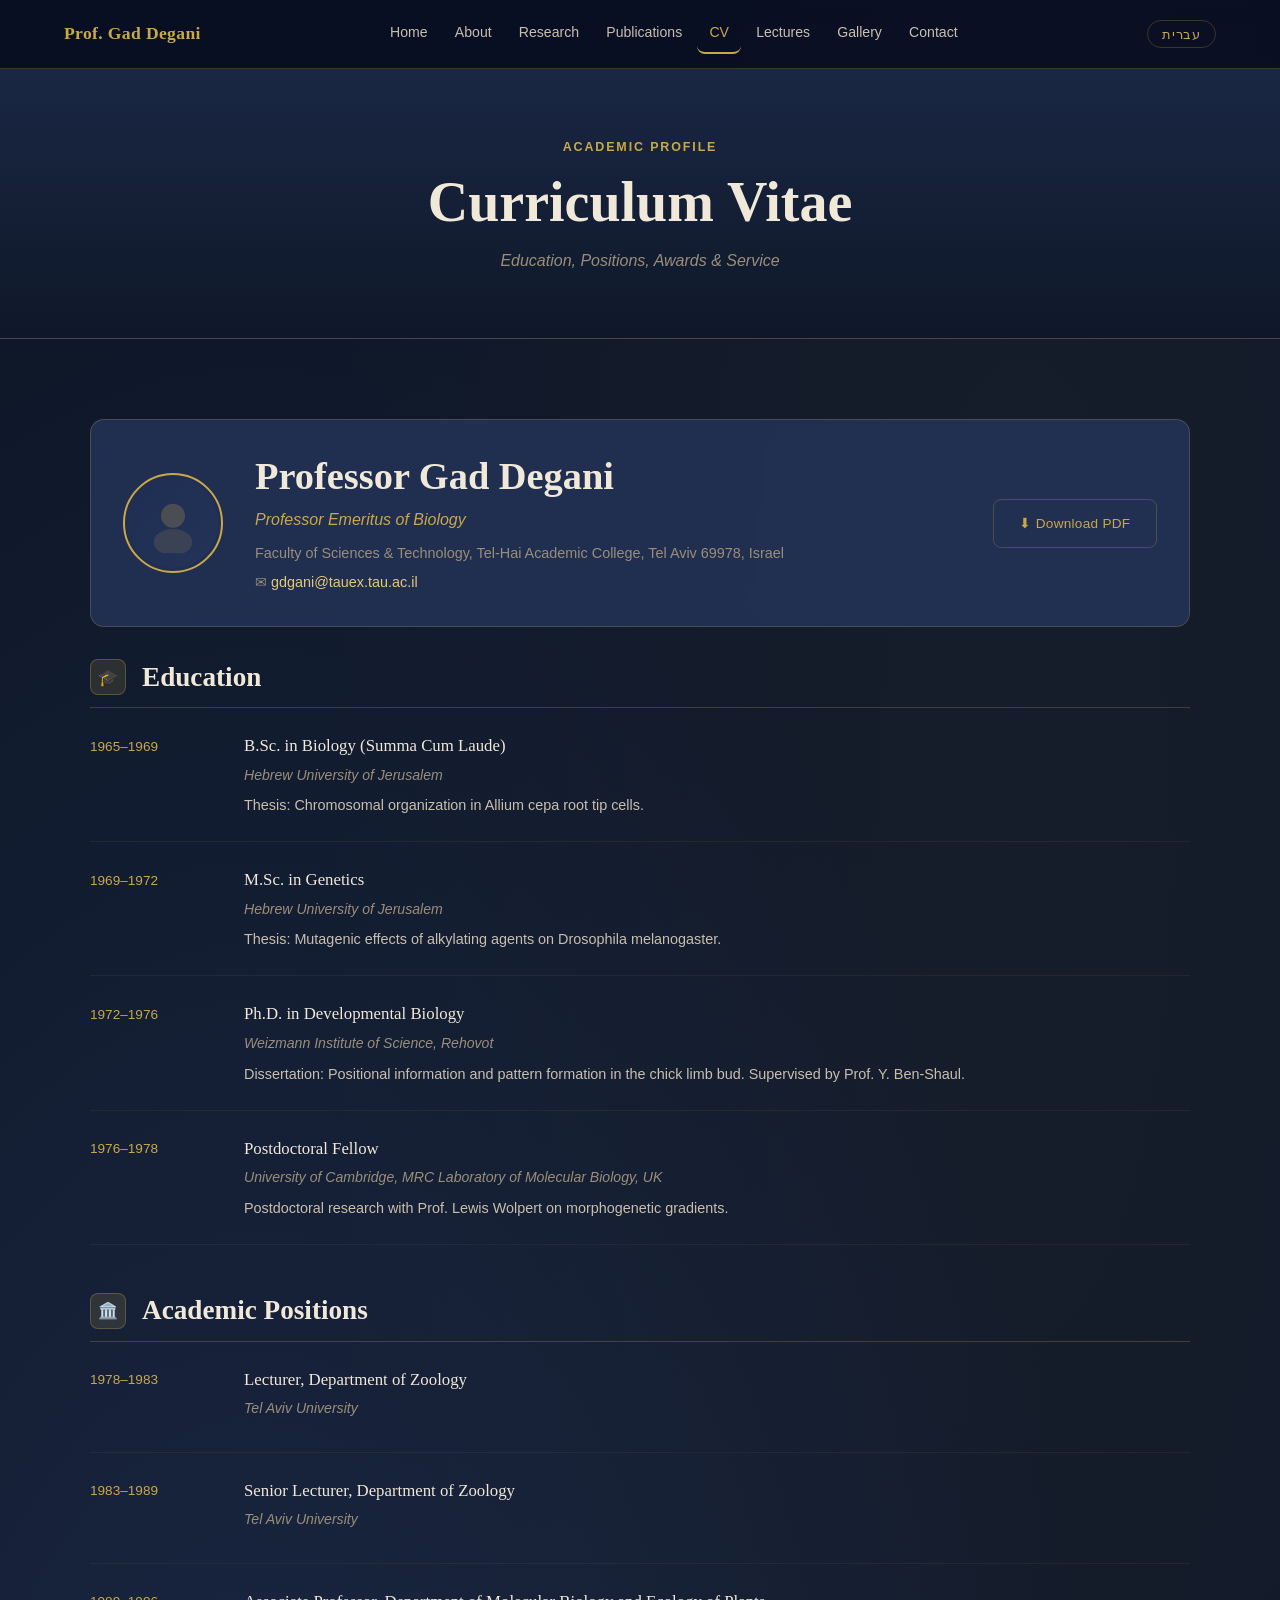
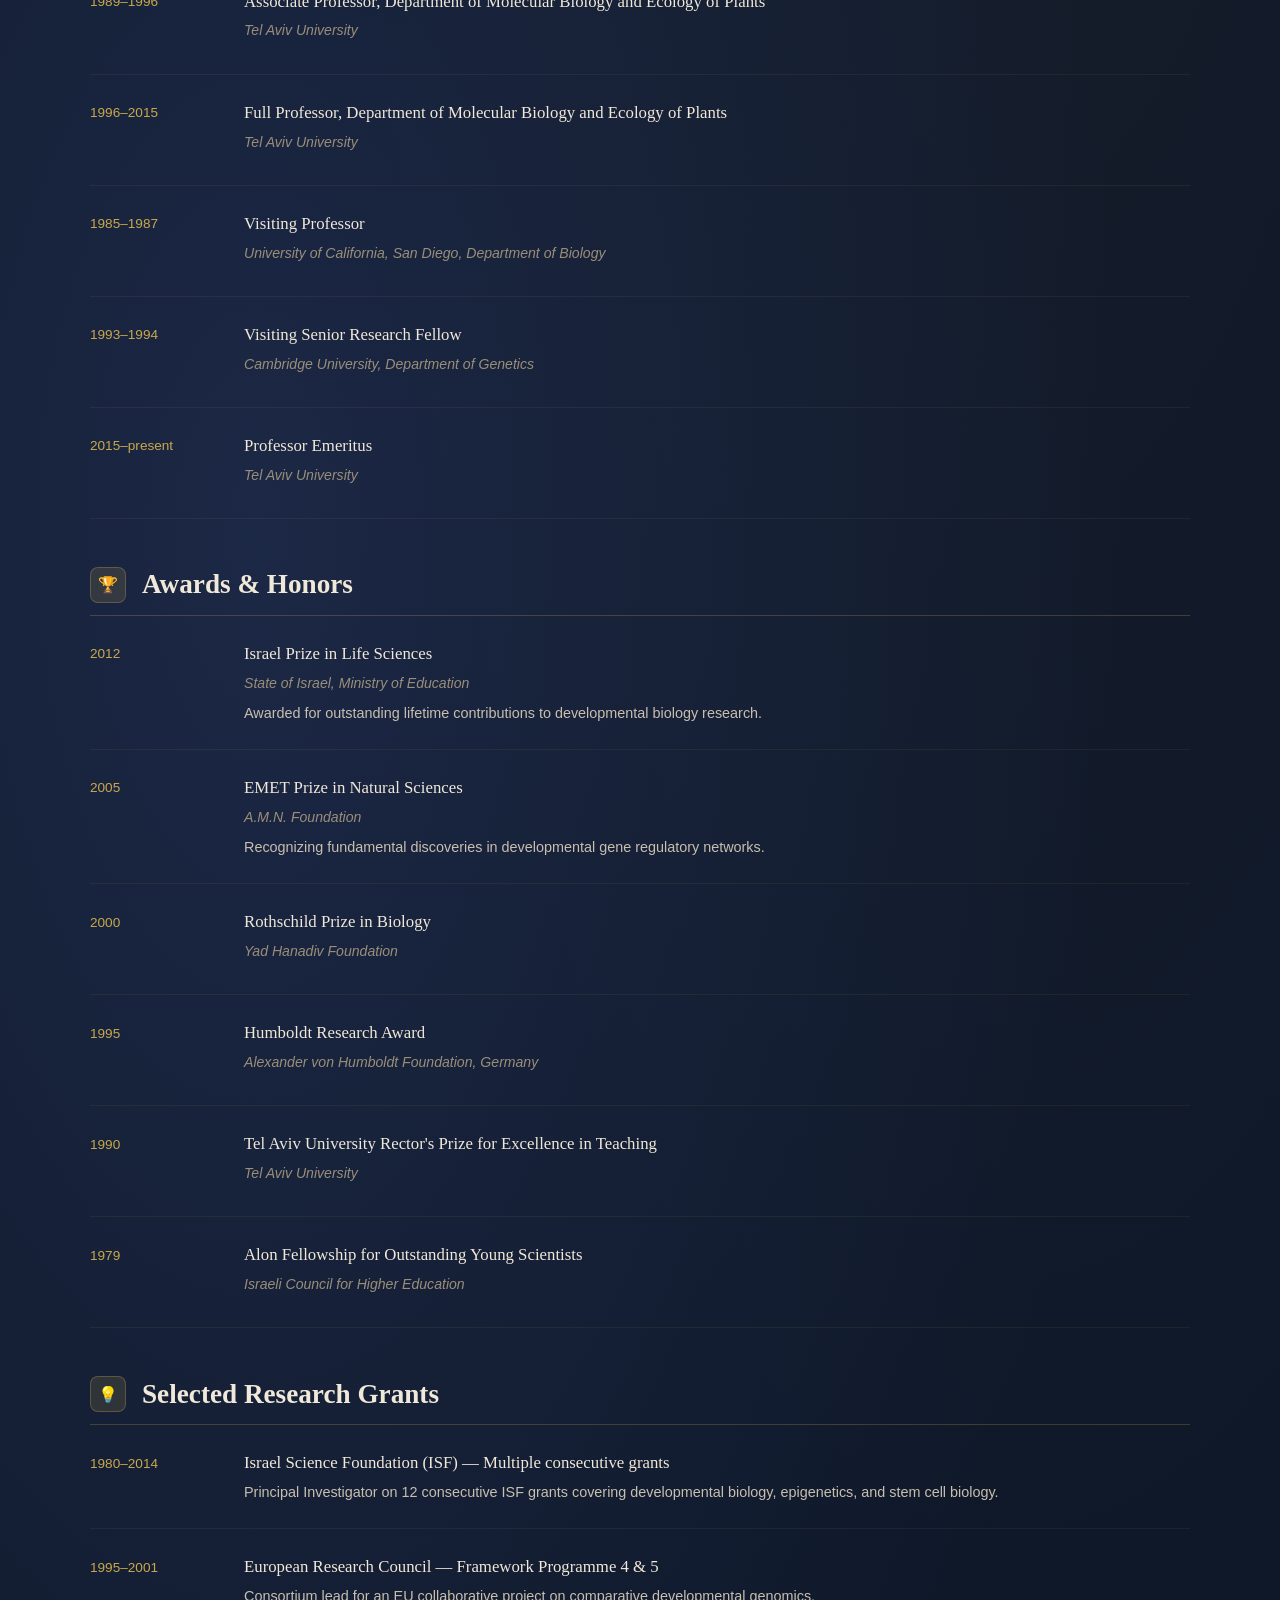
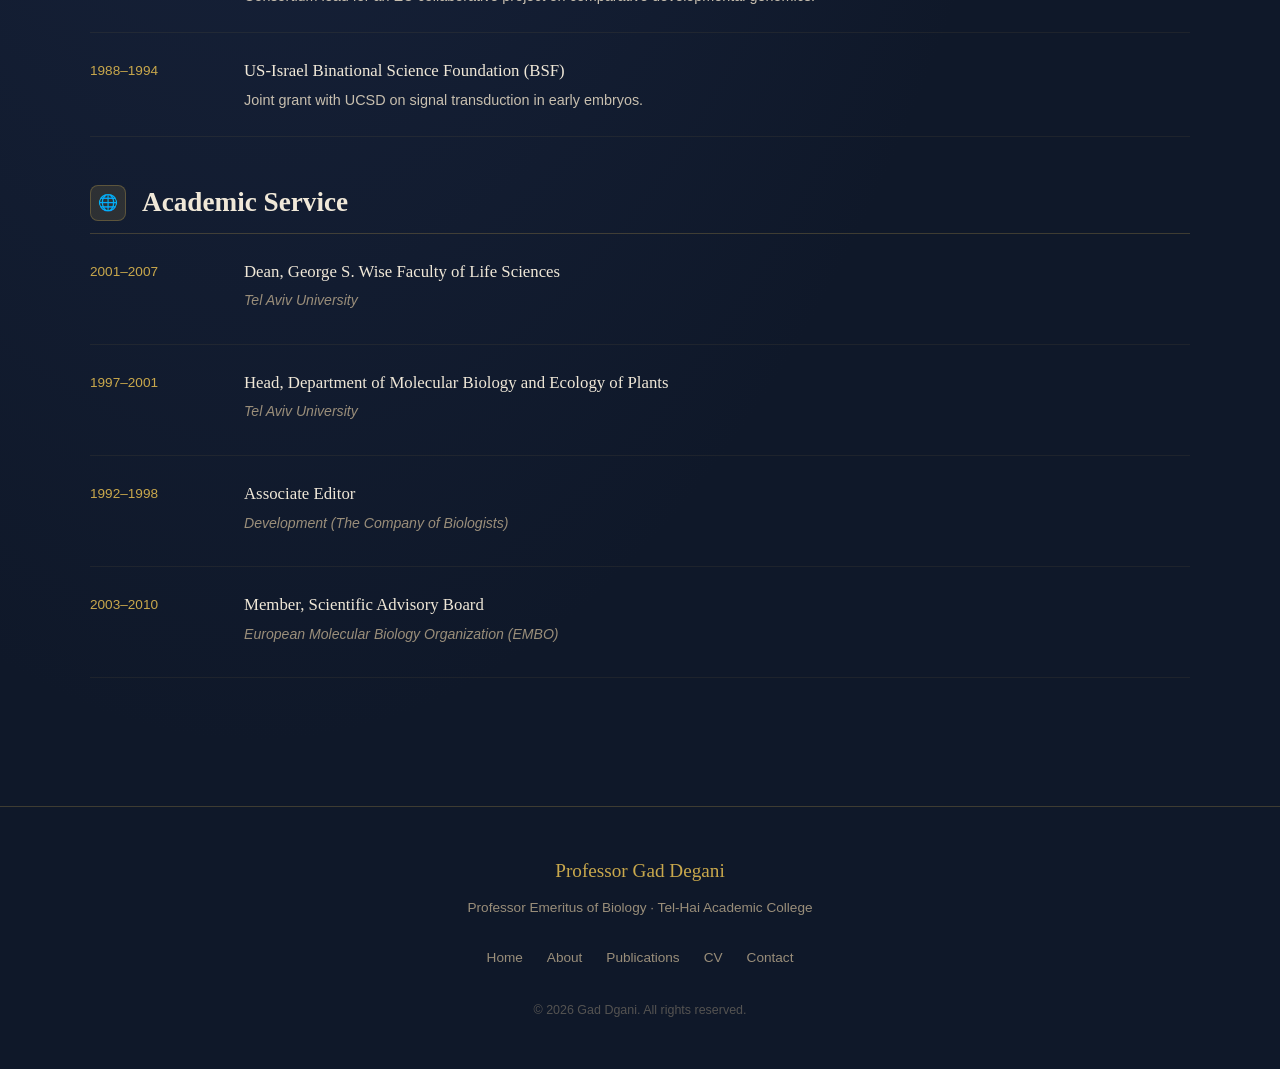
<file: pages/cv.html>
<!DOCTYPE html>
<html lang="en" dir="ltr">
<head>
  <meta charset="UTF-8" />
  <meta name="viewport" content="width=device-width, initial-scale=1.0" />
  <title>CV — Professor Gad Degani</title>
  <meta name="description" content="Curriculum Vitae of Professor Gad Degani — education, academic positions, awards, and service." />
  <link rel="stylesheet" href="../css/style.css" />
  <link rel="preconnect" href="https://fonts.googleapis.com" />
  <link rel="preconnect" href="https://fonts.gstatic.com" crossorigin />
</head>
<body>

<div id="nav-placeholder"></div>

<div class="page-wrapper">

  <div class="page-header">
    <span class="section-label" data-en="Academic Profile" data-he="פרופיל אקדמי">Academic Profile</span>
    <h1 class="page-title" data-en="Curriculum Vitae" data-he="קורות חיים">Curriculum Vitae</h1>
    <p class="page-subtitle" data-en="Education, Positions, Awards &amp; Service" data-he="השכלה, משרות, פרסים ושירות">Education, Positions, Awards &amp; Service</p>
  </div>

  <section class="section">
    <div class="container">

      <!-- CV header card -->
      <div class="card mb-3" style="display:flex;gap:2rem;align-items:center;flex-wrap:wrap">
        <div class="about-photo" style="width:100px;height:100px;border-radius:50%;border:2px solid var(--gold);padding:3px;margin:0;flex-shrink:0;overflow:hidden">
          <div class="about-photo-inner" style="width:100%;height:100%;border-radius:50%;background:linear-gradient(135deg,var(--navy-mid),var(--navy-light));display:flex;align-items:center;justify-content:center">
            <svg xmlns="http://www.w3.org/2000/svg" viewBox="0 0 100 100" fill="none" width="50" height="50">
              <circle cx="50" cy="38" r="20" fill="#c9a84c" opacity="0.5"/>
              <ellipse cx="50" cy="82" rx="32" ry="22" fill="#c9a84c" opacity="0.3"/>
            </svg>
          </div>
        </div>
        <div style="flex:1;min-width:200px">
          <h2 style="margin-bottom:0.25rem" data-en="Professor Gad Degani" data-he="פרופסור גד דגני">Professor Gad Degani</h2>
          <p style="color:var(--gold);font-style:italic;margin-bottom:0.5rem" data-en="Professor Emeritus of Biology" data-he="פרופסור אמריטוס לביולוגיה">Professor Emeritus of Biology</p>
          <p style="color:var(--text-muted);font-size:0.9rem;margin:0" data-en="Faculty of Sciences &amp; Technology, Tel-Hai Academic College, Tel Aviv 69978, Israel"
             data-he="הפקולטה למדעי החיים ע&quot;ש ג׳ורג׳ ס. וייז, המכללה האקדמית תל-חי, תל אביב 69978, ישראל">
            Faculty of Sciences &amp; Technology, Tel-Hai Academic College, Tel Aviv 69978, Israel
          </p>
          <p style="color:var(--text-muted);font-size:0.9rem;margin:0.25rem 0 0">✉ <a href="mailto:gdgani@tauex.tau.ac.il">gdgani@tauex.tau.ac.il</a></p>
        </div>
        <div style="flex-shrink:0">
          <a href="#" class="btn btn-outline" onclick="window.print();return false"
             data-en="⬇ Download PDF" data-he="⬇ הורד PDF" style="font-size:0.85rem">⬇ Download PDF</a>
        </div>
      </div>

      <!-- CV sections (loaded from JSON) -->
      <div id="cvContainer">
        <div class="loader">
          <div class="loader-dot"></div>
          <div class="loader-dot"></div>
          <div class="loader-dot"></div>
        </div>
      </div>

    </div>
  </section>

</div>

<div id="footer-placeholder"></div>
<script src="../js/main.js"></script>
</body>
</html>
</file>
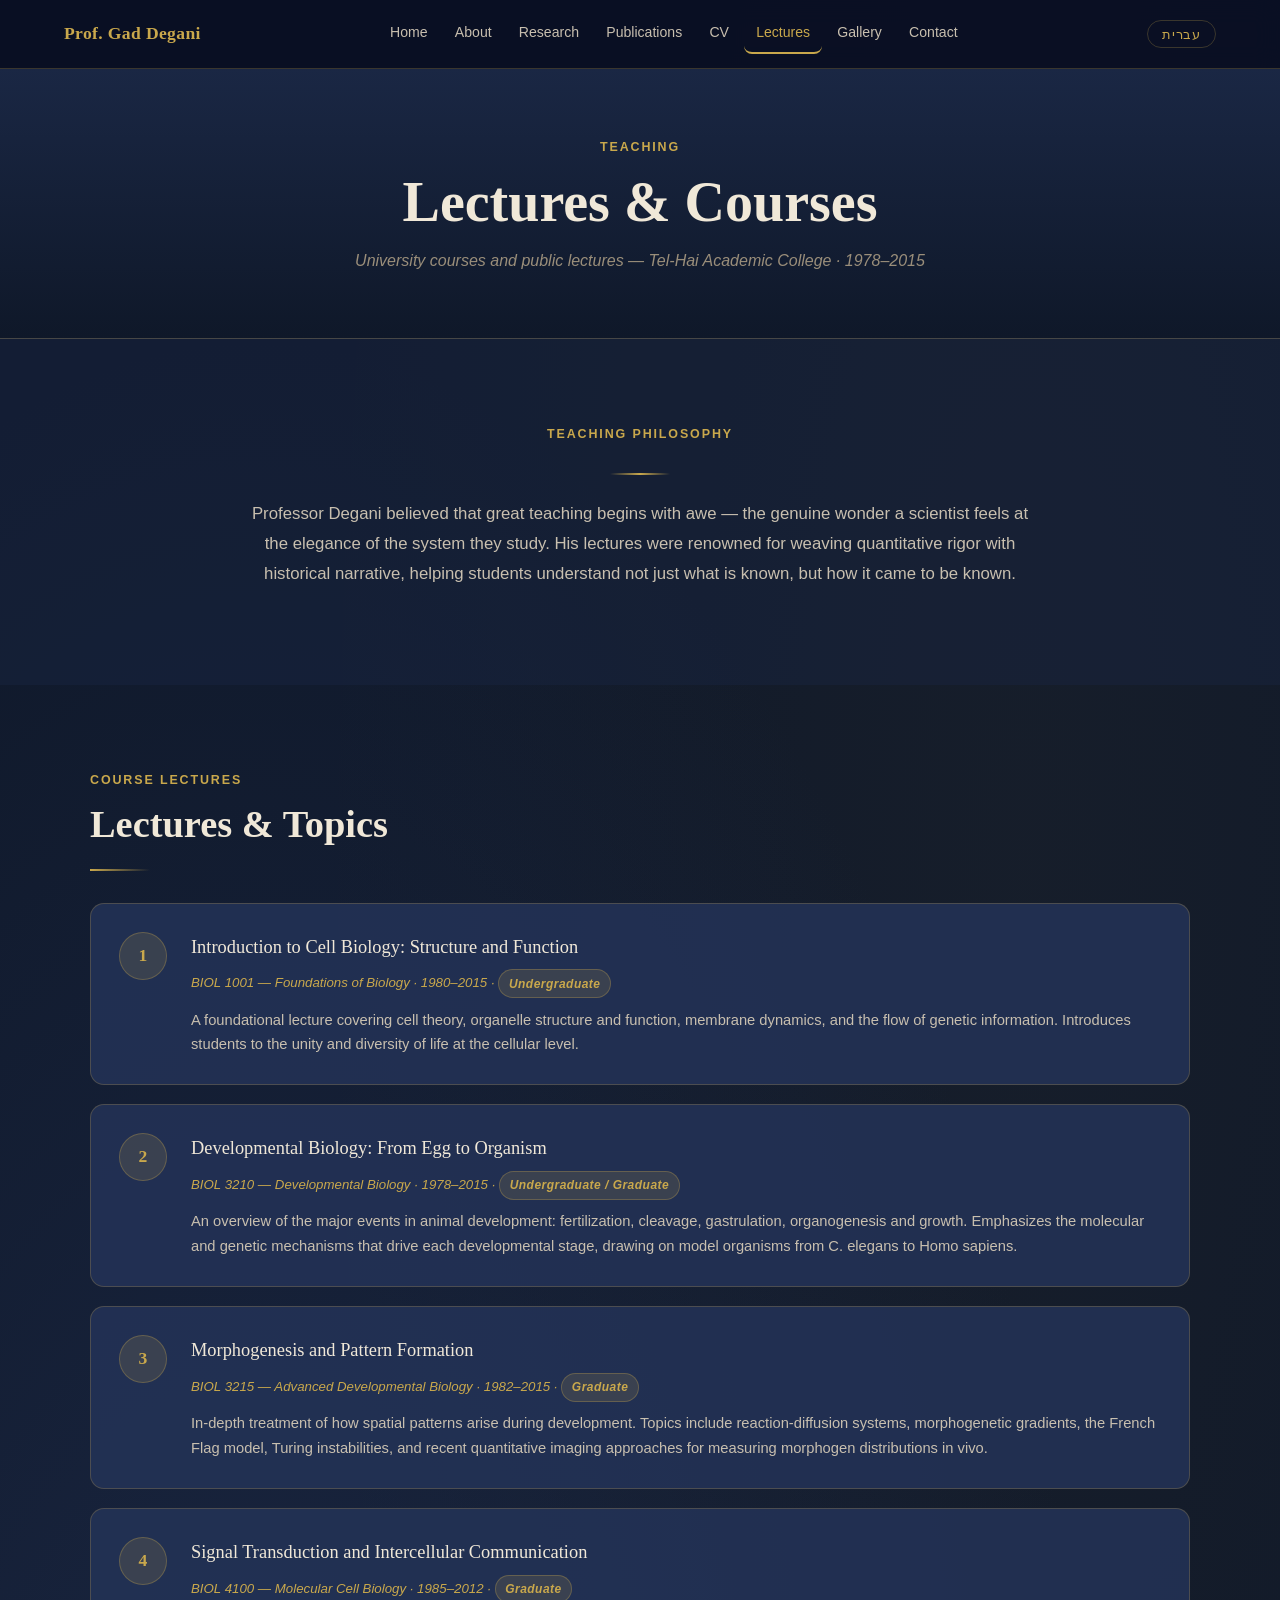
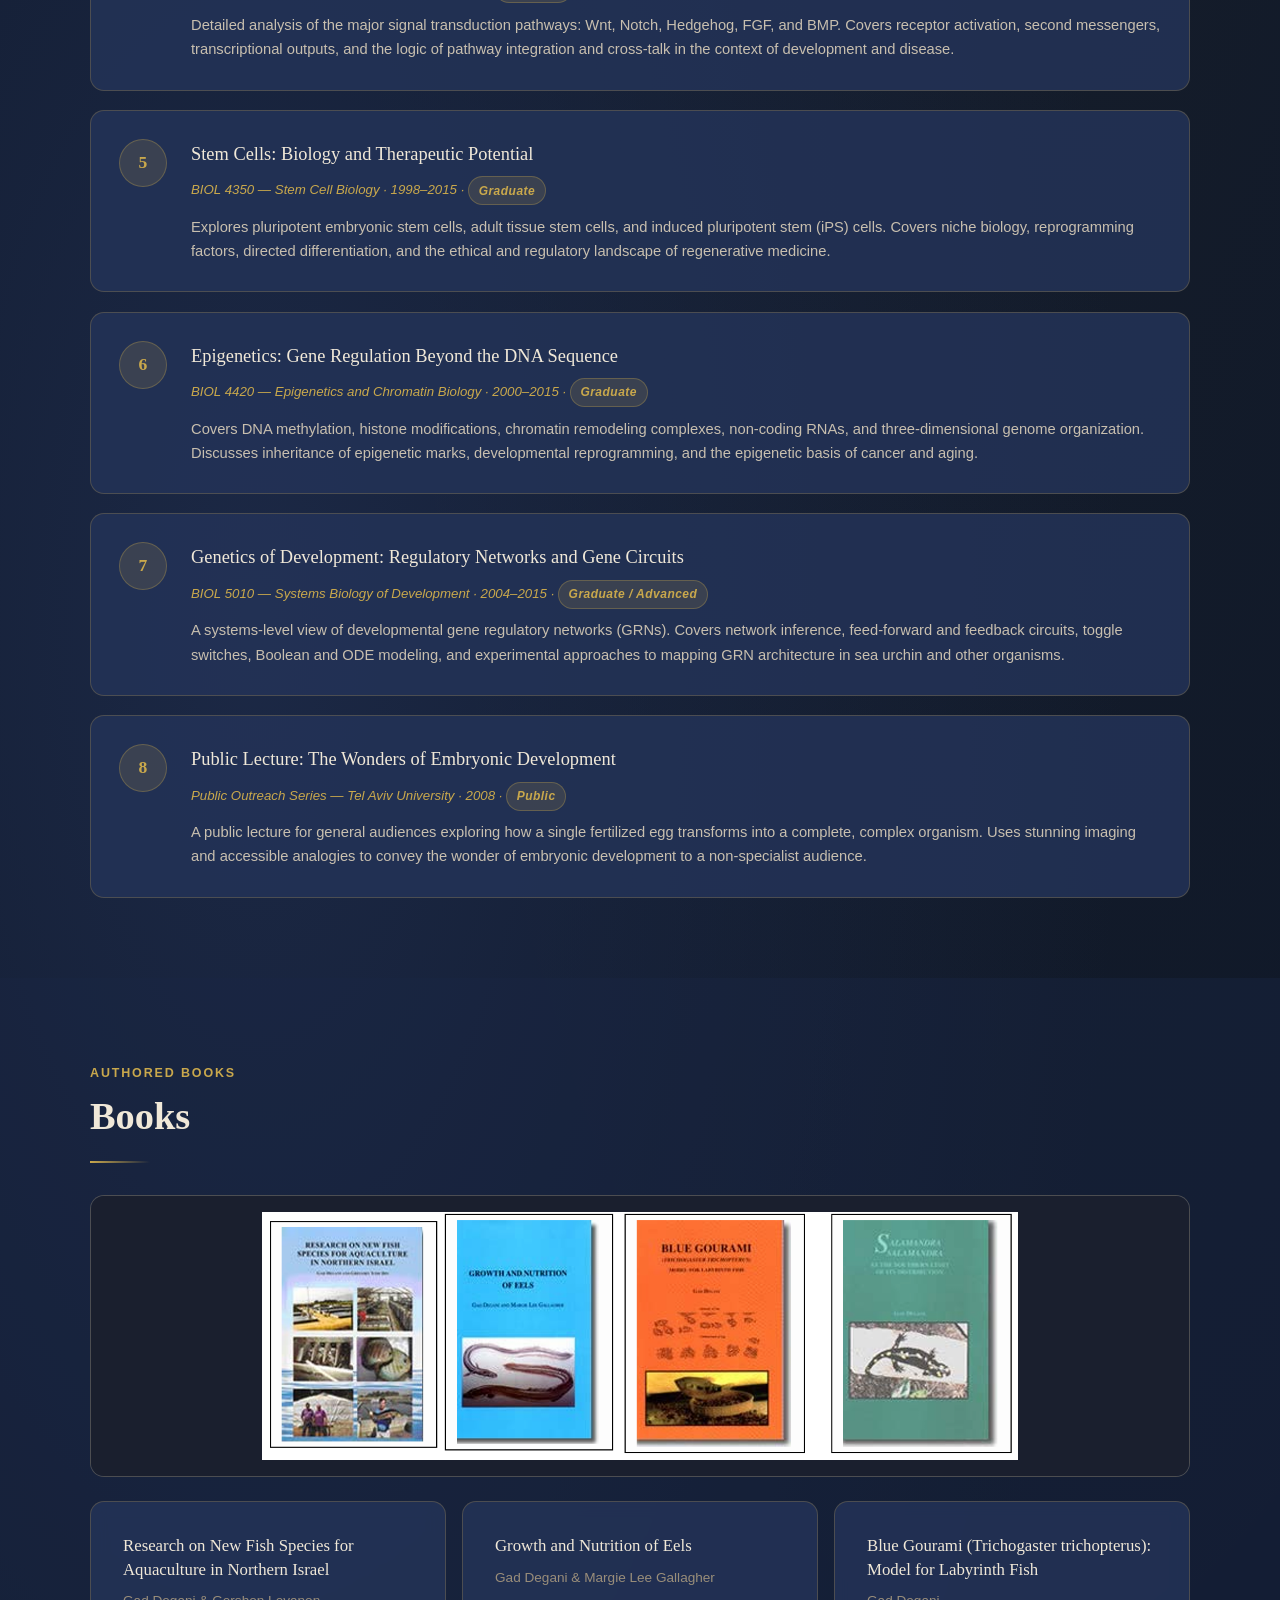
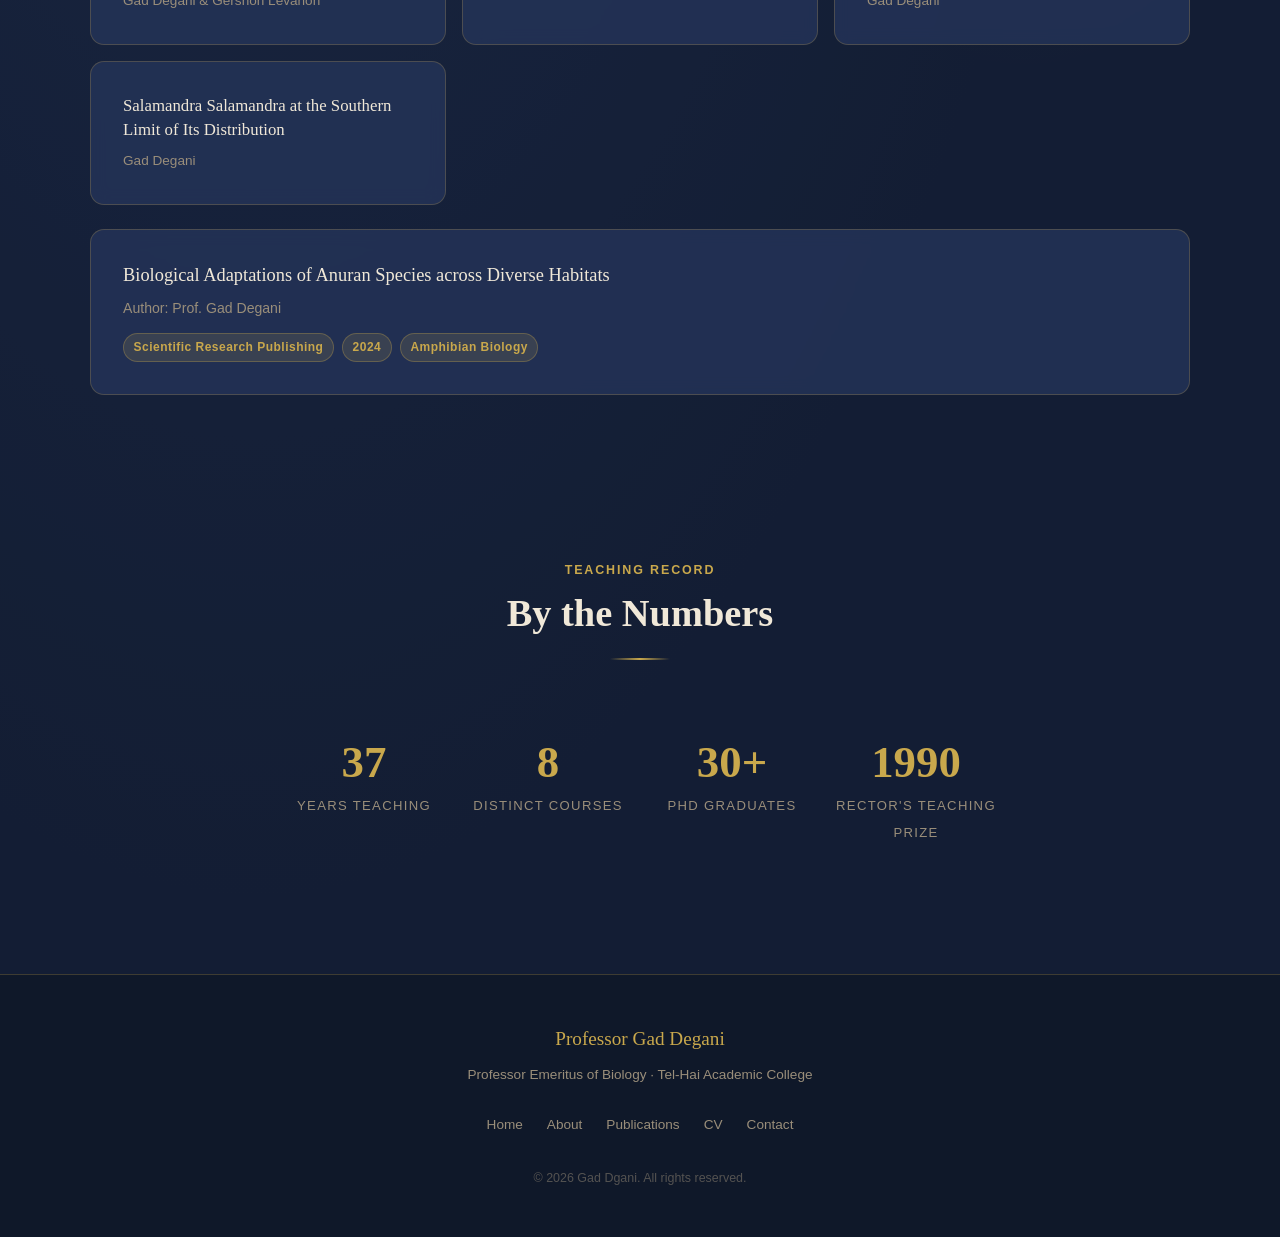
<file: pages/lectures.html>
<!DOCTYPE html>
<html lang="en" dir="ltr">
<head>
  <meta charset="UTF-8" />
  <meta name="viewport" content="width=device-width, initial-scale=1.0" />
  <title>Lectures — Professor Gad Degani</title>
  <meta name="description" content="Lectures and courses by Professor Gad Degani in developmental biology, genetics, and cell biology." />
  <link rel="stylesheet" href="../css/style.css" />
  <link rel="preconnect" href="https://fonts.googleapis.com" />
  <link rel="preconnect" href="https://fonts.gstatic.com" crossorigin />
</head>
<body>

<div id="nav-placeholder"></div>

<div class="page-wrapper">

  <div class="page-header">
    <span class="section-label" data-en="Teaching" data-he="הוראה">Teaching</span>
    <h1 class="page-title" data-en="Lectures &amp; Courses" data-he="הרצאות וקורסים">Lectures &amp; Courses</h1>
    <p class="page-subtitle"
       data-en="University courses and public lectures — Tel-Hai Academic College · 1978–2015"
       data-he="קורסים אוניברסיטאיים והרצאות לציבור — המכללה האקדמית תל-חי · 1978–2015">
      University courses and public lectures — Tel-Hai Academic College · 1978–2015
    </p>
  </div>

  <!-- Teaching philosophy -->
  <section class="section section-alt">
    <div class="container-narrow text-center">
      <span class="section-label" data-en="Teaching Philosophy" data-he="פילוסופיה פדגוגית">Teaching Philosophy</span>
      <div class="gold-divider"></div>
      <p style="font-size:1.05rem;color:var(--cream-dim);line-height:1.8;margin-top:1.5rem"
         data-en="Professor Degani believed that great teaching begins with awe — the genuine wonder a scientist feels at the elegance of the system they study. His lectures were renowned for weaving quantitative rigor with historical narrative, helping students understand not just what is known, but how it came to be known."
         data-he="פרופסור דגני האמין שהוראה מצוינת מתחילה בפליאה — הפלא האמיתי שחש מדען בפני האלגנטיות של המערכת שהוא חוקר. הרצאותיו היו ידועות בשילוב של קפדנות כמותית עם נרטיב היסטורי, שעזר לסטודנטים להבין לא רק מה ידוע, אלא כיצד הפך לידוע.">
        Professor Degani believed that great teaching begins with awe — the genuine wonder a scientist feels at the elegance of the system they study. His lectures were renowned for weaving quantitative rigor with historical narrative, helping students understand not just what is known, but how it came to be known.
      </p>
    </div>
  </section>

  <!-- Lectures list -->
  <section class="section">
    <div class="container">
      <div class="mb-3">
        <span class="section-label" data-en="Course Lectures" data-he="הרצאות קורסים">Course Lectures</span>
        <h2 class="section-title" data-en="Lectures &amp; Topics" data-he="הרצאות ונושאים">Lectures &amp; Topics</h2>
        <div class="gold-divider left"></div>
      </div>

      <div id="lectureContainer">
        <div class="loader">
          <div class="loader-dot"></div>
          <div class="loader-dot"></div>
          <div class="loader-dot"></div>
        </div>
      </div>
    </div>
  </section>

  <!-- Books section -->
  <section class="section section-alt">
    <div class="container">
      <div class="mb-3">
        <span class="section-label" data-en="Authored Books" data-he="ספרים שחובר">Authored Books</span>
        <h2 class="section-title" data-en="Books" data-he="ספרים">Books</h2>
        <div class="gold-divider left"></div>
      </div>

      <!-- Book Covers Overview -->
      <div class="card" style="padding:0;overflow:hidden;margin-bottom:1.5rem">
        <img src="../images/books/book-covers.png"
             alt="Book covers – Research on New Fish Species, Growth and Nutrition of Eels, Blue Gourami, Salamandra Salamandra"
             style="width:100%;max-height:280px;object-fit:contain;background:#1a1f2e;padding:1rem;display:block" />
      </div>

      <div style="display:grid;grid-template-columns:repeat(auto-fill,minmax(280px,1fr));gap:1rem">
        <div class="card">
          <div style="font-family:'Playfair Display',serif;font-size:1.05rem;color:var(--cream);line-height:1.4;margin-bottom:0.5rem"
               data-en="Research on New Fish Species for Aquaculture in Northern Israel"
               data-he="מחקר על מיני דגים חדשים לאקוואקולטורה בצפון ישראל">
            Research on New Fish Species for Aquaculture in Northern Israel
          </div>
          <div style="font-size:0.85rem;color:var(--text-muted)">
            <span data-en="Gad Degani & Gershon Levanon" data-he="גד דגני וגרשון לבנון">Gad Degani & Gershon Levanon</span>
          </div>
        </div>

        <div class="card">
          <div style="font-family:'Playfair Display',serif;font-size:1.05rem;color:var(--cream);line-height:1.4;margin-bottom:0.5rem"
               data-en="Growth and Nutrition of Eels"
               data-he="גדילה ותזונה של צלופחים">
            Growth and Nutrition of Eels
          </div>
          <div style="font-size:0.85rem;color:var(--text-muted)">
            <span data-en="Gad Degani & Margie Lee Gallagher" data-he="גד דגני ומרגי לי גלאגר">Gad Degani & Margie Lee Gallagher</span>
          </div>
        </div>

        <div class="card">
          <div style="font-family:'Playfair Display',serif;font-size:1.05rem;color:var(--cream);line-height:1.4;margin-bottom:0.5rem"
               data-en="Blue Gourami (Trichogaster trichopterus): Model for Labyrinth Fish"
               data-he="גורמי כחול: מודל לדג מבוך">
            Blue Gourami (Trichogaster trichopterus): Model for Labyrinth Fish
          </div>
          <div style="font-size:0.85rem;color:var(--text-muted)">
            <span data-en="Gad Degani" data-he="גד דגני">Gad Degani</span>
          </div>
        </div>

        <div class="card">
          <div style="font-family:'Playfair Display',serif;font-size:1.05rem;color:var(--cream);line-height:1.4;margin-bottom:0.5rem"
               data-en="Salamandra Salamandra at the Southern Limit of Its Distribution"
               data-he="סלמנדרה סלמנדרה בגבול הדרומי של תפוצתה">
            Salamandra Salamandra at the Southern Limit of Its Distribution
          </div>
          <div style="font-size:0.85rem;color:var(--text-muted)">
            <span data-en="Gad Degani" data-he="גד דגני">Gad Degani</span>
          </div>
        </div>
      </div>

      <div class="card" style="display:flex;gap:1.5rem;align-items:flex-start;flex-wrap:wrap;margin-top:1.5rem">
        <div style="flex:1;min-width:220px">
          <div style="font-family:'Playfair Display',serif;font-size:1.15rem;color:var(--cream);line-height:1.45;margin-bottom:0.5rem"
               data-en="Biological Adaptations of Anuran Species across Diverse Habitats"
               data-he="הסתגלויות ביולוגיות של מינים אנורניים בבתי גידול מגוונים">
            Biological Adaptations of Anuran Species across Diverse Habitats
          </div>
          <div style="font-size:0.88rem;color:var(--text-muted);margin-bottom:0.75rem">
            <span data-en="Author: Prof. Gad Degani" data-he="מחבר: פרופ׳ גד דגני">Author: Prof. Gad Degani</span>
          </div>
          <div style="display:flex;flex-wrap:wrap;gap:0.5rem">
            <span class="badge" data-en="Scientific Research Publishing" data-he="Scientific Research Publishing">Scientific Research Publishing</span>
            <span class="badge" data-en="2024" data-he="2024">2024</span>
            <span class="badge" data-en="Amphibian Biology" data-he="ביולוגיה של דו-חיים">Amphibian Biology</span>
          </div>
        </div>
      </div>
    </div>
  </section>

  <!-- Teaching record stats -->
  <section class="section section-alt">
    <div class="container">
      <div class="text-center mb-3">
        <span class="section-label" data-en="Teaching Record" data-he="רשומת הוראה">Teaching Record</span>
        <h2 class="section-title" data-en="By the Numbers" data-he="במספרים">By the Numbers</h2>
        <div class="gold-divider"></div>
      </div>
      <div class="stats-row">
        <div class="stat-item">
          <span class="stat-number">37</span>
          <span class="stat-label" data-en="Years Teaching" data-he="שנות הוראה">Years Teaching</span>
        </div>
        <div class="stat-item">
          <span class="stat-number">8</span>
          <span class="stat-label" data-en="Distinct Courses" data-he="קורסים שונים">Distinct Courses</span>
        </div>
        <div class="stat-item">
          <span class="stat-number">30+</span>
          <span class="stat-label" data-en="PhD Graduates" data-he="בוגרי דוקטורט">PhD Graduates</span>
        </div>
        <div class="stat-item">
          <span class="stat-number">1990</span>
          <span class="stat-label" data-en="Rector's Teaching Prize" data-he="פרס הרקטור להוראה">Rector's Teaching Prize</span>
        </div>
      </div>
    </div>
  </section>

</div>

<div id="footer-placeholder"></div>
<script src="../js/main.js"></script>
</body>
</html>
</file>
<file: css/style.css>
/* ===========================
   PROFESSOR GAD DGANI WEBSITE
   Dark Academic Theme — Navy + Gold
   =========================== */

/* Fonts loaded via <link> in HTML for better performance */

/* ── CSS Variables ─────────────── */
:root {
  --navy:        #1a2744;
  --navy-light:  #243358;
  --navy-mid:    #1e2e52;
  --navy-dark:   #0f1829;
  --gold:        #c9a84c;
  --gold-light:  #e4c87a;
  --gold-dark:   #a8882e;
  --gold-subtle: rgba(201,168,76,0.15);
  --cream:       #f0e8d8;
  --cream-dim:   #c8bfaf;
  --text-light:  #e8e0d0;
  --text-muted:  #9a8e7a;
  --border:      rgba(201,168,76,0.25);
  --card-bg:     rgba(36,51,88,0.85);
  --shadow:      0 4px 24px rgba(0,0,0,0.35);
  --shadow-lg:   0 8px 48px rgba(0,0,0,0.45);
  --radius:      8px;
  --radius-lg:   14px;
  --transition:  0.25s ease;
}

/* ── Reset & Base ──────────────── */
*, *::before, *::after { box-sizing: border-box; margin: 0; padding: 0; }

html {
  scroll-behavior: smooth;
  font-size: 16px;
}

html[lang="he"] {
  direction: rtl;
}

body {
  background-color: var(--navy-dark);
  color: var(--text-light);
  font-family: 'Inter', sans-serif;
  font-weight: 400;
  line-height: 1.7;
  min-height: 100vh;
  overflow-x: hidden;
  background-image:
    radial-gradient(ellipse at 20% 50%, rgba(36,51,88,0.6) 0%, transparent 60%),
    radial-gradient(ellipse at 80% 20%, rgba(201,168,76,0.04) 0%, transparent 50%);
}

/* ── Typography ────────────────── */
h1, h2, h3, h4, h5, h6 {
  font-family: 'Playfair Display', Georgia, serif;
  color: var(--cream);
  line-height: 1.3;
}

h1 { font-size: clamp(2rem, 5vw, 3.5rem); font-weight: 700; }
h2 { font-size: clamp(1.6rem, 3.5vw, 2.4rem); font-weight: 600; }
h3 { font-size: clamp(1.2rem, 2.5vw, 1.7rem); font-weight: 600; }
h4 { font-size: 1.15rem; font-weight: 500; }

p { margin-bottom: 1rem; color: var(--text-light); }

a {
  color: var(--gold-light);
  text-decoration: none;
  transition: color var(--transition);
}
a:hover { color: var(--gold); }

strong { color: var(--cream); font-weight: 600; }

em { color: var(--gold-light); font-style: italic; }

ul, ol { padding-left: 1.5rem; }
html[lang="he"] ul,
html[lang="he"] ol { padding-left: 0; padding-right: 1.5rem; }

li { margin-bottom: 0.4rem; }

/* ── Gold Divider ──────────────── */
.gold-divider {
  width: 60px;
  height: 2px;
  background: linear-gradient(90deg, transparent, var(--gold), transparent);
  margin: 1.2rem auto;
}

.gold-divider.left {
  margin-left: 0;
  background: linear-gradient(90deg, var(--gold), transparent);
}

html[lang="he"] .gold-divider.left {
  margin-left: auto;
  margin-right: 0;
  background: linear-gradient(270deg, var(--gold), transparent);
}

/* ── Navigation ────────────────── */
.main-nav {
  position: fixed;
  top: 0;
  left: 0;
  right: 0;
  z-index: 1000;
  background: rgba(10,15,35,0.95);
  backdrop-filter: blur(12px);
  -webkit-backdrop-filter: blur(12px);
  border-bottom: 1px solid var(--border);
  transition: box-shadow var(--transition);
}

.main-nav.scrolled {
  box-shadow: 0 2px 20px rgba(0,0,0,0.5);
}

.nav-container {
  max-width: 1200px;
  margin: 0 auto;
  padding: 0 1.5rem;
  height: 68px;
  display: flex;
  align-items: center;
  gap: 1.5rem;
}

.nav-logo {
  flex-shrink: 0;
  font-family: 'Playfair Display', serif;
  font-size: 1.1rem;
  font-weight: 700;
  color: var(--gold) !important;
  letter-spacing: 0.02em;
  text-decoration: none;
}

.nav-logo:hover { color: var(--gold-light) !important; }

.nav-links {
  list-style: none;
  padding: 0;
  margin: 0;
  display: flex;
  align-items: center;
  gap: 0.2rem;
  flex: 1;
  justify-content: center;
}

.nav-links li { margin: 0; }

.nav-links a {
  display: block;
  padding: 0.45rem 0.75rem;
  font-size: 0.88rem;
  font-weight: 500;
  color: var(--cream-dim);
  text-decoration: none;
  border-radius: var(--radius);
  transition: all var(--transition);
  white-space: nowrap;
  border-bottom: 2px solid transparent;
}

.nav-links a:hover,
.nav-links a.active {
  color: var(--gold);
  border-bottom-color: var(--gold);
}

.nav-actions {
  display: flex;
  align-items: center;
  gap: 0.75rem;
  flex-shrink: 0;
}

.lang-toggle {
  background: transparent;
  border: 1px solid var(--border);
  color: var(--gold);
  font-family: 'Inter', sans-serif;
  font-size: 0.82rem;
  font-weight: 500;
  padding: 0.35rem 0.9rem;
  border-radius: 20px;
  cursor: pointer;
  transition: all var(--transition);
  letter-spacing: 0.05em;
  white-space: nowrap;
}

.lang-toggle:hover {
  background: var(--gold-subtle);
  border-color: var(--gold);
  color: var(--gold-light);
}

.mobile-menu-toggle {
  display: none;
  flex-direction: column;
  gap: 5px;
  background: none;
  border: none;
  cursor: pointer;
  padding: 4px;
  margin-left: auto;
}

.mobile-menu-toggle span {
  display: block;
  width: 24px;
  height: 2px;
  background: var(--gold);
  border-radius: 2px;
  transition: all var(--transition);
}

/* ── Page Wrapper ──────────────── */
.page-wrapper {
  padding-top: 68px;
  min-height: 100vh;
}

/* ── Hero — Homepage ───────────── */
.hero {
  position: relative;
  min-height: calc(100vh - 68px);
  display: flex;
  align-items: center;
  justify-content: center;
  text-align: center;
  padding: 4rem 1.5rem;
  overflow: hidden;
}

.hero::before {
  content: '';
  position: absolute;
  inset: 0;
  background:
    radial-gradient(ellipse 80% 60% at 50% 40%, rgba(36,51,88,0.5) 0%, transparent 70%),
    radial-gradient(ellipse 40% 40% at 80% 80%, rgba(201,168,76,0.06) 0%, transparent 60%);
  pointer-events: none;
}

.hero-content {
  position: relative;
  z-index: 1;
  max-width: 700px;
}

.profile-photo-wrap {
  margin: 0 auto 2rem;
  width: 160px;
  height: 160px;
  border-radius: 50%;
  border: 3px solid var(--gold);
  padding: 4px;
  background: var(--navy-light);
  box-shadow: 0 0 0 8px rgba(201,168,76,0.1), var(--shadow-lg);
  overflow: hidden;
  position: relative;
}

.profile-photo-wrap img {
  width: 100%;
  height: 100%;
  object-fit: cover;
  border-radius: 50%;
}

.profile-placeholder {
  width: 100%;
  height: 100%;
  border-radius: 50%;
  display: flex;
  align-items: center;
  justify-content: center;
  background: linear-gradient(135deg, var(--navy-mid), var(--navy-light));
}

.profile-placeholder svg {
  width: 80px;
  height: 80px;
  opacity: 0.6;
}

.hero-name {
  font-size: clamp(2.2rem, 6vw, 3.8rem);
  font-weight: 700;
  color: var(--cream);
  letter-spacing: -0.01em;
  margin-bottom: 0.4rem;
}

.hero-title {
  font-family: 'Playfair Display', serif;
  font-size: clamp(1rem, 2.5vw, 1.35rem);
  color: var(--gold);
  font-style: italic;
  margin-bottom: 0.8rem;
}

.hero-institution {
  font-size: 0.95rem;
  color: var(--text-muted);
  margin-bottom: 2rem;
  letter-spacing: 0.03em;
}

.hero-divider {
  width: 80px;
  height: 1px;
  background: linear-gradient(90deg, transparent, var(--gold), transparent);
  margin: 1.5rem auto;
}

.hero-bio {
  font-size: 1.05rem;
  color: var(--cream-dim);
  max-width: 560px;
  margin: 0 auto 2.5rem;
  line-height: 1.75;
}

.hero-buttons {
  display: flex;
  flex-wrap: wrap;
  gap: 0.75rem;
  justify-content: center;
}

/* ── Buttons ───────────────────── */
.btn {
  display: inline-flex;
  align-items: center;
  gap: 0.5rem;
  padding: 0.75rem 1.6rem;
  border-radius: var(--radius);
  font-family: 'Inter', sans-serif;
  font-size: 0.9rem;
  font-weight: 500;
  text-decoration: none;
  cursor: pointer;
  border: none;
  transition: all var(--transition);
  letter-spacing: 0.02em;
}

.btn-primary {
  background: linear-gradient(135deg, var(--gold-dark), var(--gold));
  color: var(--navy-dark);
  box-shadow: 0 2px 12px rgba(201,168,76,0.3);
}

.btn-primary:hover {
  background: linear-gradient(135deg, var(--gold), var(--gold-light));
  box-shadow: 0 4px 20px rgba(201,168,76,0.45);
  transform: translateY(-1px);
  color: var(--navy-dark);
}

.btn-outline {
  background: transparent;
  color: var(--gold);
  border: 1px solid var(--border);
}

.btn-outline:hover {
  background: var(--gold-subtle);
  border-color: var(--gold);
  color: var(--gold-light);
  transform: translateY(-1px);
}

/* ── Page Header (inner pages) ─── */
.page-header {
  background: linear-gradient(to bottom, var(--navy), var(--navy-dark));
  border-bottom: 1px solid var(--border);
  padding: 4rem 1.5rem 3rem;
  text-align: center;
}

.page-header .page-title {
  color: var(--cream);
  margin-bottom: 0.5rem;
}

.page-header .page-subtitle {
  color: var(--text-muted);
  font-size: 1rem;
  font-style: italic;
}

/* ── Section ───────────────────── */
.section {
  padding: 5rem 1.5rem;
}

.section-alt {
  background: rgba(26,39,68,0.4);
}

.container {
  max-width: 1100px;
  margin: 0 auto;
}

.container-narrow {
  max-width: 780px;
  margin: 0 auto;
}

.section-label {
  display: inline-block;
  font-size: 0.78rem;
  font-weight: 600;
  letter-spacing: 0.15em;
  text-transform: uppercase;
  color: var(--gold);
  margin-bottom: 0.5rem;
}

.section-title {
  color: var(--cream);
  margin-bottom: 0.5rem;
}

/* ── Cards ─────────────────────── */
.card {
  background: var(--card-bg);
  border: 1px solid var(--border);
  border-radius: var(--radius-lg);
  padding: 2rem;
  transition: all var(--transition);
  backdrop-filter: blur(8px);
}

.card:hover {
  border-color: rgba(201,168,76,0.4);
  box-shadow: var(--shadow);
  transform: translateY(-2px);
}

.card-title {
  font-family: 'Playfair Display', serif;
  font-size: 1.25rem;
  color: var(--cream);
  margin-bottom: 0.5rem;
}

.card-meta {
  font-size: 0.83rem;
  color: var(--gold);
  font-style: italic;
  margin-bottom: 0.75rem;
}

.card-text {
  color: var(--cream-dim);
  font-size: 0.95rem;
  line-height: 1.65;
}

/* ── Grid ──────────────────────── */
.grid-2 {
  display: grid;
  grid-template-columns: repeat(2, 1fr);
  gap: 1.5rem;
}

.grid-3 {
  display: grid;
  grid-template-columns: repeat(3, 1fr);
  gap: 1.5rem;
}

.grid-auto {
  display: grid;
  grid-template-columns: repeat(auto-fill, minmax(300px, 1fr));
  gap: 1.5rem;
}

/* ── Publications ──────────────── */
.pub-list { display: flex; flex-direction: column; gap: 1.2rem; }

.pub-item {
  background: var(--card-bg);
  border: 1px solid var(--border);
  border-left: 3px solid var(--gold);
  border-radius: var(--radius);
  padding: 1.5rem 1.75rem;
  transition: all var(--transition);
}

html[lang="he"] .pub-item {
  border-left: 1px solid var(--border);
  border-right: 3px solid var(--gold);
}

.pub-item:hover {
  border-color: rgba(201,168,76,0.45);
  box-shadow: var(--shadow);
}

.pub-title {
  font-family: 'Playfair Display', serif;
  font-size: 1.1rem;
  color: var(--cream);
  margin-bottom: 0.4rem;
  line-height: 1.4;
}

.pub-authors {
  font-size: 0.88rem;
  color: var(--text-muted);
  margin-bottom: 0.3rem;
}

.pub-journal {
  font-size: 0.88rem;
  color: var(--gold);
  font-style: italic;
  margin-bottom: 0.3rem;
}

.pub-details {
  font-size: 0.82rem;
  color: var(--text-muted);
  display: flex;
  flex-wrap: wrap;
  gap: 0.5rem;
  align-items: center;
  margin-bottom: 0.5rem;
}

.pub-year {
  background: var(--gold-subtle);
  border: 1px solid rgba(201,168,76,0.3);
  color: var(--gold);
  padding: 0.15rem 0.6rem;
  border-radius: 20px;
  font-size: 0.78rem;
  font-weight: 600;
}

.pub-tag {
  background: rgba(255,255,255,0.05);
  border: 1px solid rgba(255,255,255,0.08);
  color: var(--cream-dim);
  padding: 0.15rem 0.6rem;
  border-radius: 20px;
  font-size: 0.78rem;
}

.pub-abstract {
  font-size: 0.9rem;
  color: var(--cream-dim);
  line-height: 1.6;
  margin-top: 0.75rem;
  padding-top: 0.75rem;
  border-top: 1px solid var(--border);
  display: none;
}

.pub-abstract.open { display: block; }

.pub-toggle {
  background: none;
  border: none;
  color: var(--gold);
  font-size: 0.82rem;
  cursor: pointer;
  padding: 0;
  display: flex;
  align-items: center;
  gap: 0.3rem;
  font-family: 'Inter', sans-serif;
  transition: color var(--transition);
}

.pub-toggle:hover { color: var(--gold-light); }

.pub-filters {
  display: flex;
  flex-wrap: wrap;
  gap: 0.5rem;
  margin-bottom: 2rem;
  align-items: center;
}

.filter-label {
  font-size: 0.85rem;
  color: var(--text-muted);
  margin-right: 0.5rem;
}

html[lang="he"] .filter-label {
  margin-right: 0;
  margin-left: 0.5rem;
}

.filter-btn {
  background: transparent;
  border: 1px solid var(--border);
  color: var(--cream-dim);
  font-size: 0.82rem;
  padding: 0.3rem 0.8rem;
  border-radius: 20px;
  cursor: pointer;
  font-family: 'Inter', sans-serif;
  transition: all var(--transition);
}

.filter-btn.active,
.filter-btn:hover {
  background: var(--gold-subtle);
  border-color: var(--gold);
  color: var(--gold);
}

/* ── CV ────────────────────────── */
.cv-section {
  margin-bottom: 3rem;
}

.cv-section-heading {
  display: flex;
  align-items: center;
  gap: 1rem;
  margin-bottom: 1.5rem;
  padding-bottom: 0.75rem;
  border-bottom: 1px solid var(--border);
}

.cv-section-icon {
  width: 36px;
  height: 36px;
  background: var(--gold-subtle);
  border: 1px solid rgba(201,168,76,0.3);
  border-radius: 8px;
  display: flex;
  align-items: center;
  justify-content: center;
  color: var(--gold);
  font-size: 1rem;
  flex-shrink: 0;
}

.cv-entry {
  display: grid;
  grid-template-columns: 130px 1fr;
  gap: 1rem 1.5rem;
  margin-bottom: 1.5rem;
  padding-bottom: 1.5rem;
  border-bottom: 1px solid rgba(201,168,76,0.08);
}

html[lang="he"] .cv-entry {
  grid-template-columns: 1fr 130px;
  direction: rtl;
}

.cv-year {
  font-size: 0.85rem;
  color: var(--gold);
  font-weight: 500;
  padding-top: 0.15rem;
  white-space: nowrap;
}

.cv-entry-title {
  font-family: 'Playfair Display', serif;
  font-size: 1.05rem;
  color: var(--cream);
  margin-bottom: 0.2rem;
}

.cv-entry-sub {
  font-size: 0.88rem;
  color: var(--text-muted);
  font-style: italic;
  margin-bottom: 0.4rem;
}

.cv-entry-desc {
  font-size: 0.9rem;
  color: var(--cream-dim);
  line-height: 1.6;
}

/* ── Lectures ──────────────────── */
.lecture-item {
  background: var(--card-bg);
  border: 1px solid var(--border);
  border-radius: var(--radius-lg);
  padding: 1.75rem;
  display: flex;
  gap: 1.5rem;
  align-items: flex-start;
  transition: all var(--transition);
}

.lecture-item:hover {
  border-color: rgba(201,168,76,0.4);
  box-shadow: var(--shadow);
}

.lecture-num {
  width: 48px;
  height: 48px;
  background: var(--gold-subtle);
  border: 1px solid rgba(201,168,76,0.3);
  border-radius: 50%;
  display: flex;
  align-items: center;
  justify-content: center;
  font-family: 'Playfair Display', serif;
  font-size: 1.1rem;
  color: var(--gold);
  flex-shrink: 0;
  font-weight: 700;
}

.lecture-body { flex: 1; }

.lecture-title {
  font-family: 'Playfair Display', serif;
  font-size: 1.15rem;
  color: var(--cream);
  margin-bottom: 0.4rem;
}

.lecture-meta {
  font-size: 0.83rem;
  color: var(--gold);
  font-style: italic;
  margin-bottom: 0.6rem;
}

.lecture-desc {
  font-size: 0.92rem;
  color: var(--cream-dim);
  line-height: 1.65;
}

/* ── Gallery ───────────────────── */
.gallery-grid {
  display: grid;
  grid-template-columns: repeat(auto-fill, minmax(260px, 1fr));
  gap: 1rem;
}

.gallery-item {
  position: relative;
  aspect-ratio: 4/3;
  overflow: hidden;
  border-radius: var(--radius);
  border: 1px solid var(--border);
  background: var(--navy-light);
  cursor: pointer;
  transition: all var(--transition);
}

.gallery-item:hover {
  border-color: var(--gold);
  transform: scale(1.02);
  box-shadow: var(--shadow);
}

.gallery-placeholder {
  width: 100%;
  height: 100%;
  display: flex;
  flex-direction: column;
  align-items: center;
  justify-content: center;
  gap: 0.75rem;
  color: var(--text-muted);
  font-size: 0.85rem;
  text-align: center;
  padding: 1rem;
  background: linear-gradient(135deg, var(--navy-mid), var(--navy-light));
}

.gallery-placeholder svg {
  width: 40px;
  height: 40px;
  opacity: 0.4;
  color: var(--gold);
}

.gallery-caption {
  position: absolute;
  bottom: 0;
  left: 0;
  right: 0;
  padding: 1rem;
  background: linear-gradient(to top, rgba(10,15,35,0.95), transparent);
  color: var(--cream);
  font-size: 0.85rem;
  transform: translateY(100%);
  transition: transform var(--transition);
}

.gallery-item:hover .gallery-caption {
  transform: translateY(0);
}

/* ── Contact ───────────────────── */
.contact-grid {
  display: grid;
  grid-template-columns: 1fr 1.2fr;
  gap: 3rem;
  align-items: start;
}

.contact-info-item {
  display: flex;
  align-items: flex-start;
  gap: 1rem;
  margin-bottom: 1.5rem;
}

.contact-icon {
  width: 40px;
  height: 40px;
  background: var(--gold-subtle);
  border: 1px solid rgba(201,168,76,0.3);
  border-radius: 8px;
  display: flex;
  align-items: center;
  justify-content: center;
  color: var(--gold);
  flex-shrink: 0;
  font-size: 1.1rem;
}

.contact-label {
  font-size: 0.78rem;
  font-weight: 600;
  letter-spacing: 0.1em;
  text-transform: uppercase;
  color: var(--gold);
  margin-bottom: 0.2rem;
}

.contact-value {
  color: var(--cream-dim);
  font-size: 0.95rem;
}

.contact-form {
  background: var(--card-bg);
  border: 1px solid var(--border);
  border-radius: var(--radius-lg);
  padding: 2rem;
}

.form-group {
  margin-bottom: 1.25rem;
}

.form-label {
  display: block;
  font-size: 0.85rem;
  font-weight: 500;
  color: var(--cream-dim);
  margin-bottom: 0.4rem;
}

.form-input,
.form-textarea {
  width: 100%;
  background: rgba(10,15,35,0.5);
  border: 1px solid var(--border);
  border-radius: var(--radius);
  color: var(--cream);
  font-family: 'Inter', sans-serif;
  font-size: 0.93rem;
  padding: 0.75rem 1rem;
  transition: border-color var(--transition);
  outline: none;
}

.form-input:focus,
.form-textarea:focus {
  border-color: var(--gold);
  box-shadow: 0 0 0 3px rgba(201,168,76,0.1);
}

.form-textarea {
  min-height: 130px;
  resize: vertical;
  line-height: 1.6;
}

/* ── Research ──────────────────── */
.research-area {
  background: var(--card-bg);
  border: 1px solid var(--border);
  border-radius: var(--radius-lg);
  padding: 2rem;
  transition: all var(--transition);
}

.research-area:hover {
  border-color: rgba(201,168,76,0.4);
  box-shadow: var(--shadow);
}

.research-icon {
  font-size: 2rem;
  margin-bottom: 1rem;
}

.research-area-title {
  font-family: 'Playfair Display', serif;
  font-size: 1.25rem;
  color: var(--cream);
  margin-bottom: 0.75rem;
}

/* ── About ─────────────────────── */
.about-grid {
  display: grid;
  grid-template-columns: 1fr 2fr;
  gap: 3rem;
  align-items: start;
}

.about-sidebar-card {
  background: var(--card-bg);
  border: 1px solid var(--border);
  border-radius: var(--radius-lg);
  padding: 2rem;
  text-align: center;
}

.about-photo {
  width: 140px;
  height: 140px;
  border-radius: 50%;
  border: 2px solid var(--gold);
  padding: 3px;
  margin: 0 auto 1.25rem;
  overflow: hidden;
}

.about-photo img {
  width: 100%;
  height: 100%;
  object-fit: cover;
  border-radius: 50%;
  display: block;
}

.about-photo-inner {
  width: 100%;
  height: 100%;
  border-radius: 50%;
  background: linear-gradient(135deg, var(--navy-mid), var(--navy-light));
  display: flex;
  align-items: center;
  justify-content: center;
}

.about-photo-inner svg {
  width: 60px;
  height: 60px;
  opacity: 0.5;
}

.about-name {
  font-family: 'Playfair Display', serif;
  font-size: 1.3rem;
  color: var(--cream);
  margin-bottom: 0.3rem;
}

.about-role {
  font-size: 0.88rem;
  color: var(--gold);
  font-style: italic;
  margin-bottom: 1rem;
}

.about-tags {
  display: flex;
  flex-wrap: wrap;
  gap: 0.4rem;
  justify-content: center;
}

.about-tag {
  background: var(--gold-subtle);
  border: 1px solid rgba(201,168,76,0.25);
  color: var(--gold);
  font-size: 0.78rem;
  padding: 0.2rem 0.65rem;
  border-radius: 20px;
}

/* ── Stats Row ─────────────────── */
.stats-row {
  display: flex;
  flex-wrap: wrap;
  gap: 1.5rem;
  justify-content: center;
  padding: 3rem 1.5rem;
}

.stat-item {
  text-align: center;
  flex: 0 1 160px;
}

.stat-number {
  font-family: 'Playfair Display', serif;
  font-size: 2.8rem;
  font-weight: 700;
  color: var(--gold);
  display: block;
  line-height: 1;
  margin-bottom: 0.4rem;
}

.stat-label {
  font-size: 0.82rem;
  color: var(--text-muted);
  text-transform: uppercase;
  letter-spacing: 0.1em;
}

/* ── Footer ────────────────────── */
.site-footer {
  background: var(--navy-dark);
  border-top: 1px solid var(--border);
  padding: 3rem 1.5rem 2rem;
  text-align: center;
}

.footer-name {
  font-family: 'Playfair Display', serif;
  font-size: 1.2rem;
  color: var(--gold);
  margin-bottom: 0.5rem;
}

.footer-text {
  font-size: 0.85rem;
  color: var(--text-muted);
  margin-bottom: 1.5rem;
}

.footer-links {
  display: flex;
  flex-wrap: wrap;
  justify-content: center;
  gap: 1.5rem;
  list-style: none;
  padding: 0;
  margin-bottom: 1.5rem;
}

.footer-links a {
  font-size: 0.85rem;
  color: var(--text-muted);
  transition: color var(--transition);
}

.footer-links a:hover { color: var(--gold); }

.footer-copy {
  font-size: 0.78rem;
  color: rgba(154,142,122,0.5);
}

/* ── Loader ────────────────────── */
.loader {
  display: flex;
  justify-content: center;
  padding: 3rem;
}

.loader-dot {
  width: 8px;
  height: 8px;
  border-radius: 50%;
  background: var(--gold);
  margin: 0 4px;
  animation: bounce 1.2s ease-in-out infinite;
}

.loader-dot:nth-child(2) { animation-delay: 0.2s; }
.loader-dot:nth-child(3) { animation-delay: 0.4s; }

@keyframes bounce {
  0%, 80%, 100% { transform: translateY(0); opacity: 0.4; }
  40% { transform: translateY(-12px); opacity: 1; }
}

/* ── Scroll to Top ─────────────── */
.scroll-top {
  position: fixed;
  bottom: 2rem;
  right: 2rem;
  width: 42px;
  height: 42px;
  background: var(--gold);
  color: var(--navy-dark);
  border: none;
  border-radius: 50%;
  cursor: pointer;
  display: flex;
  align-items: center;
  justify-content: center;
  font-size: 1.1rem;
  box-shadow: var(--shadow);
  opacity: 0;
  transform: translateY(10px);
  transition: all var(--transition);
  z-index: 999;
}

html[lang="he"] .scroll-top { right: auto; left: 2rem; }

.scroll-top.visible { opacity: 1; transform: translateY(0); }
.scroll-top:hover { background: var(--gold-light); transform: translateY(-2px); }

/* ── Misc helpers ──────────────── */
.text-gold { color: var(--gold); }
.text-muted { color: var(--text-muted); }
.text-center { text-align: center; }

.mt-1 { margin-top: 0.5rem; }
.mt-2 { margin-top: 1rem; }
.mt-3 { margin-top: 2rem; }
.mt-4 { margin-top: 3rem; }

.mb-1 { margin-bottom: 0.5rem; }
.mb-2 { margin-bottom: 1rem; }
.mb-3 { margin-bottom: 2rem; }

.badge {
  display: inline-block;
  background: var(--gold-subtle);
  border: 1px solid rgba(201,168,76,0.3);
  color: var(--gold);
  font-size: 0.75rem;
  font-weight: 600;
  padding: 0.2rem 0.6rem;
  border-radius: 20px;
  letter-spacing: 0.04em;
}

/* ── Responsive ────────────────── */
@media (max-width: 1024px) {
  .grid-3 { grid-template-columns: repeat(2, 1fr); }
  .contact-grid { grid-template-columns: 1fr; gap: 2rem; }
  .about-grid { grid-template-columns: 1fr; }
  .about-sidebar-card { max-width: 360px; }
}

@media (max-width: 768px) {
  .nav-links { display: none; }
  .mobile-menu-toggle { display: flex; }

  .nav-links.open {
    display: flex;
    flex-direction: column;
    position: fixed;
    top: 68px;
    left: 0;
    right: 0;
    bottom: 0;
    background: rgba(10,15,35,0.98);
    padding: 2rem 1.5rem;
    gap: 0.25rem;
    overflow-y: auto;
    z-index: 999;
    justify-content: flex-start;
    align-items: flex-start;
    border-top: 1px solid var(--border);
  }

  html[lang="he"] .nav-links.open {
    align-items: flex-end;
  }

  .nav-links.open li { width: 100%; }

  .nav-links.open a {
    font-size: 1.1rem;
    padding: 0.9rem 1rem;
    border-bottom: 1px solid rgba(201,168,76,0.1);
    border-radius: 0;
    width: 100%;
  }

  .grid-2 { grid-template-columns: 1fr; }
  .grid-3 { grid-template-columns: 1fr; }
  .contact-grid { grid-template-columns: 1fr; }
  .about-grid { grid-template-columns: 1fr; }

  .cv-entry {
    grid-template-columns: 1fr;
    gap: 0.3rem;
  }

  html[lang="he"] .cv-entry {
    grid-template-columns: 1fr;
    direction: rtl;
  }

  .hero-buttons { flex-direction: column; align-items: center; }
  .btn { width: 100%; max-width: 280px; justify-content: center; }

  .section { padding: 3.5rem 1.25rem; }
  .stats-row { gap: 1rem; }
  .stat-item { flex: 0 1 120px; }
  .stat-number { font-size: 2.2rem; }

  .lecture-item { flex-direction: column; gap: 1rem; }
}

@media (max-width: 480px) {
  .nav-container { padding: 0 1rem; }
  .nav-logo { font-size: 0.95rem; }
  .profile-photo-wrap { width: 130px; height: 130px; }
  .about-photo { width: 110px; height: 110px; }
  .gallery-grid { grid-template-columns: 1fr 1fr; }
}

/* ── Search box ────────────────── */
.search-wrap {
  position: relative;
  margin-bottom: 1.5rem;
}

.search-input {
  width: 100%;
  background: rgba(10,15,35,0.6);
  border: 1px solid var(--border);
  border-radius: 30px;
  color: var(--cream);
  font-family: 'Inter', sans-serif;
  font-size: 0.95rem;
  padding: 0.8rem 1rem 0.8rem 3rem;
  outline: none;
  transition: border-color var(--transition), box-shadow var(--transition);
}

html[lang="he"] .search-input {
  padding: 0.8rem 3rem 0.8rem 1rem;
}

.search-input:focus {
  border-color: var(--gold);
  box-shadow: 0 0 0 3px rgba(201,168,76,0.12);
}

.search-input::placeholder { color: var(--text-muted); }

.search-icon {
  position: absolute;
  left: 1.1rem;
  top: 50%;
  transform: translateY(-50%);
  color: var(--text-muted);
  font-size: 1rem;
  pointer-events: none;
}

html[lang="he"] .search-icon { left: auto; right: 1.1rem; }

.search-count {
  font-size: 0.83rem;
  color: var(--text-muted);
  margin-bottom: 1rem;
}

.search-count strong { color: var(--gold); }

.pub-item.hidden { display: none; }
</file>
